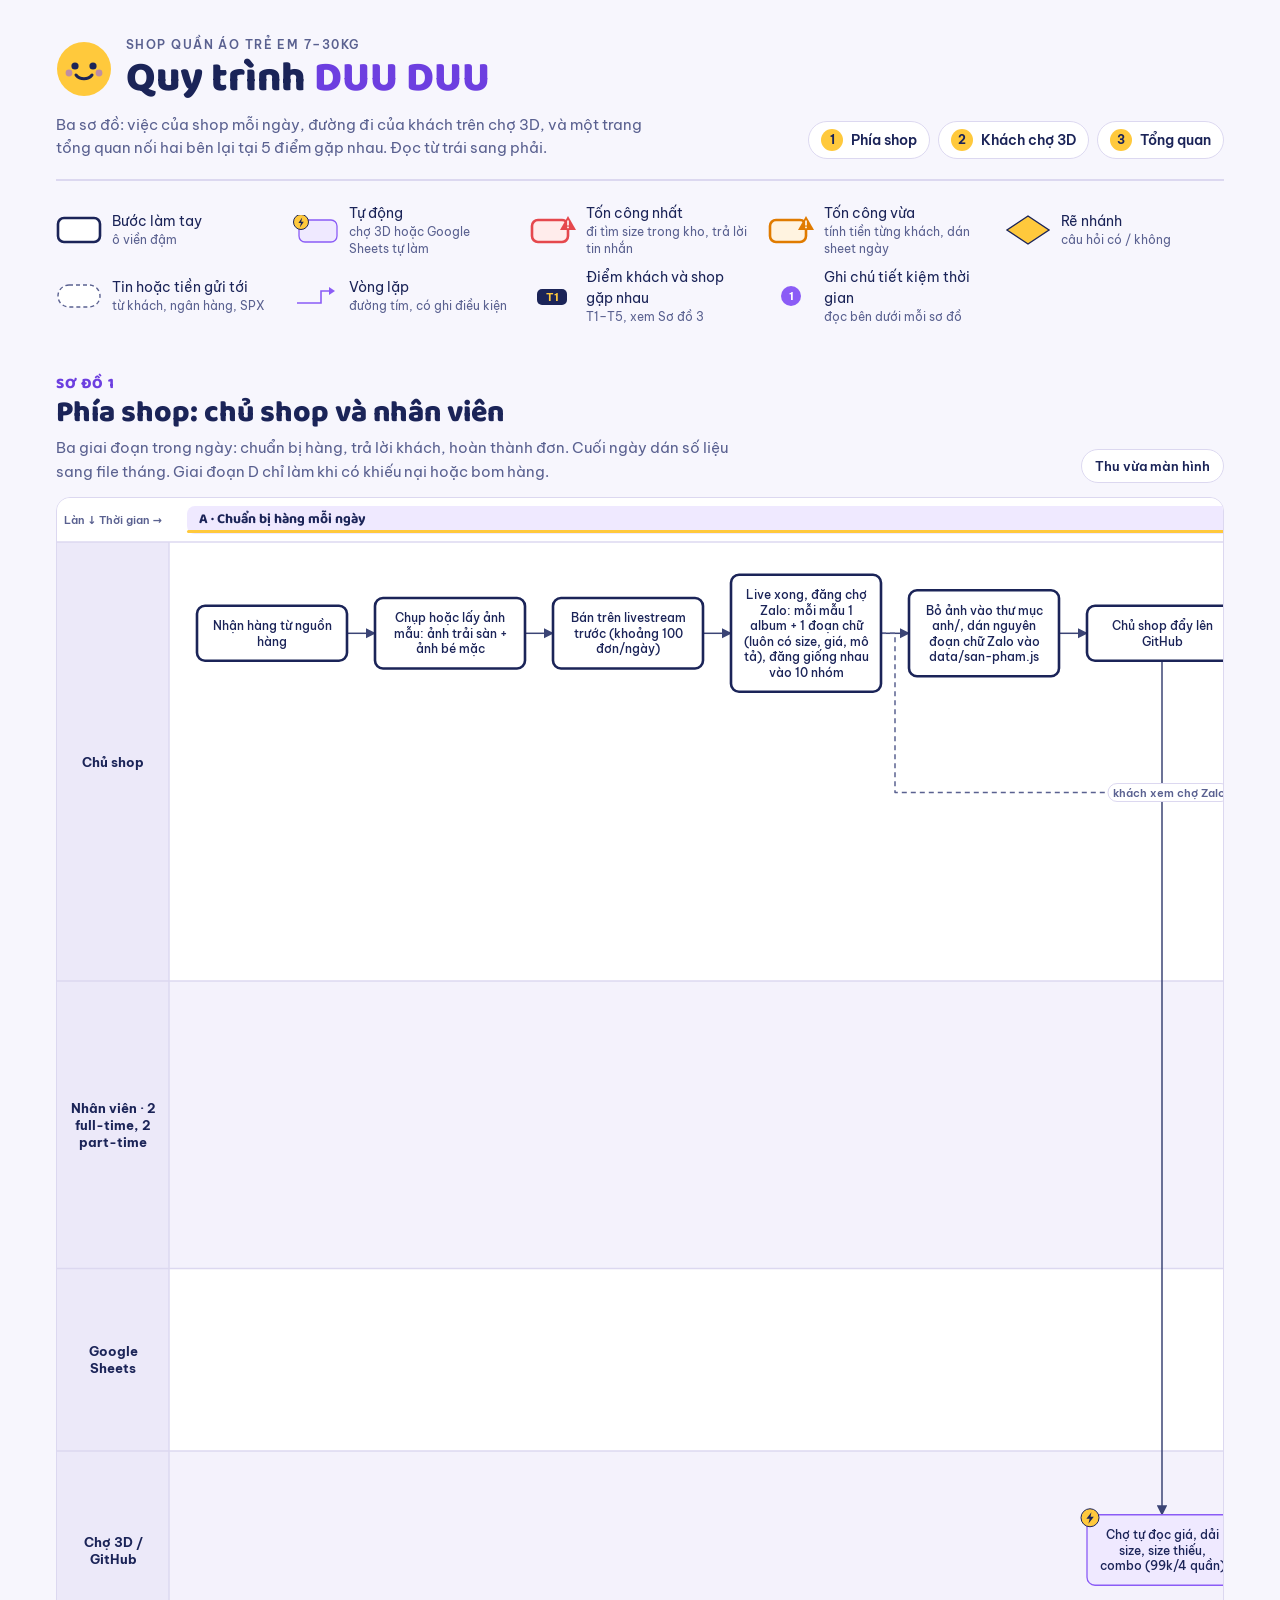
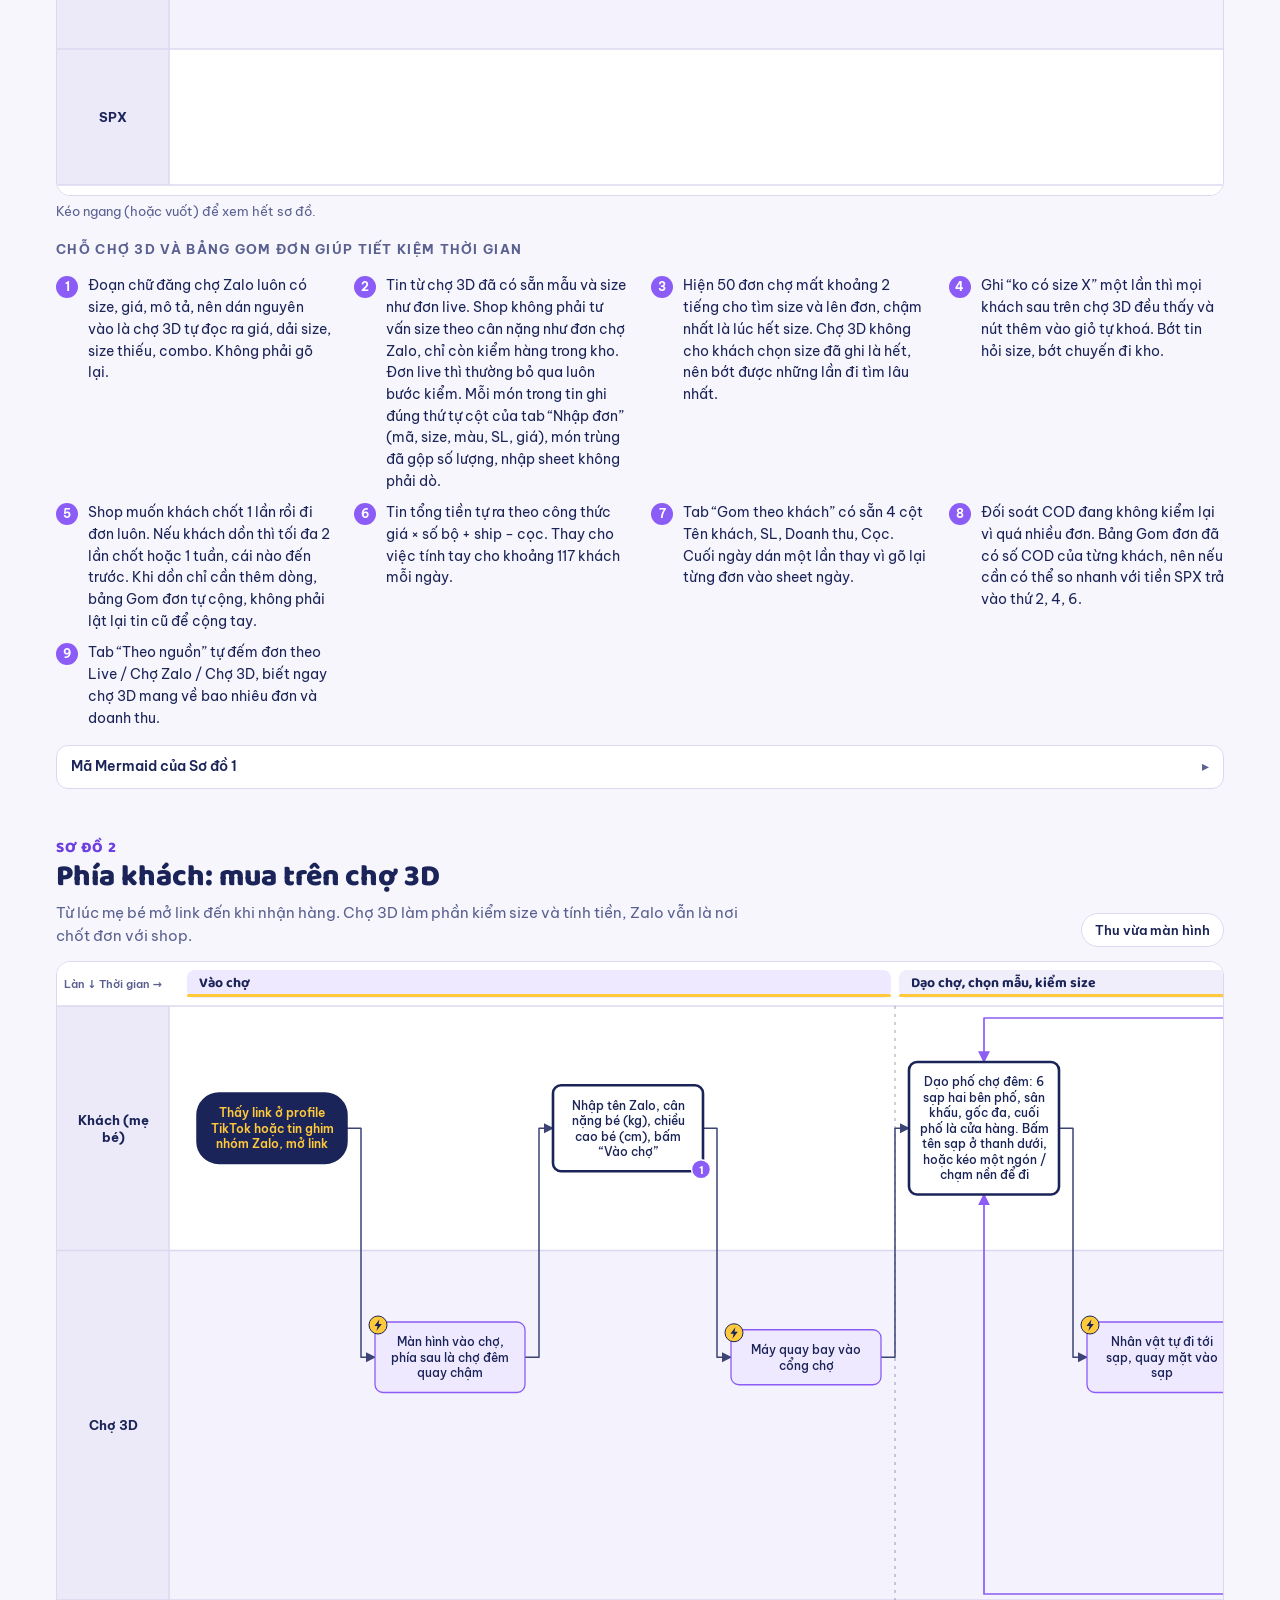
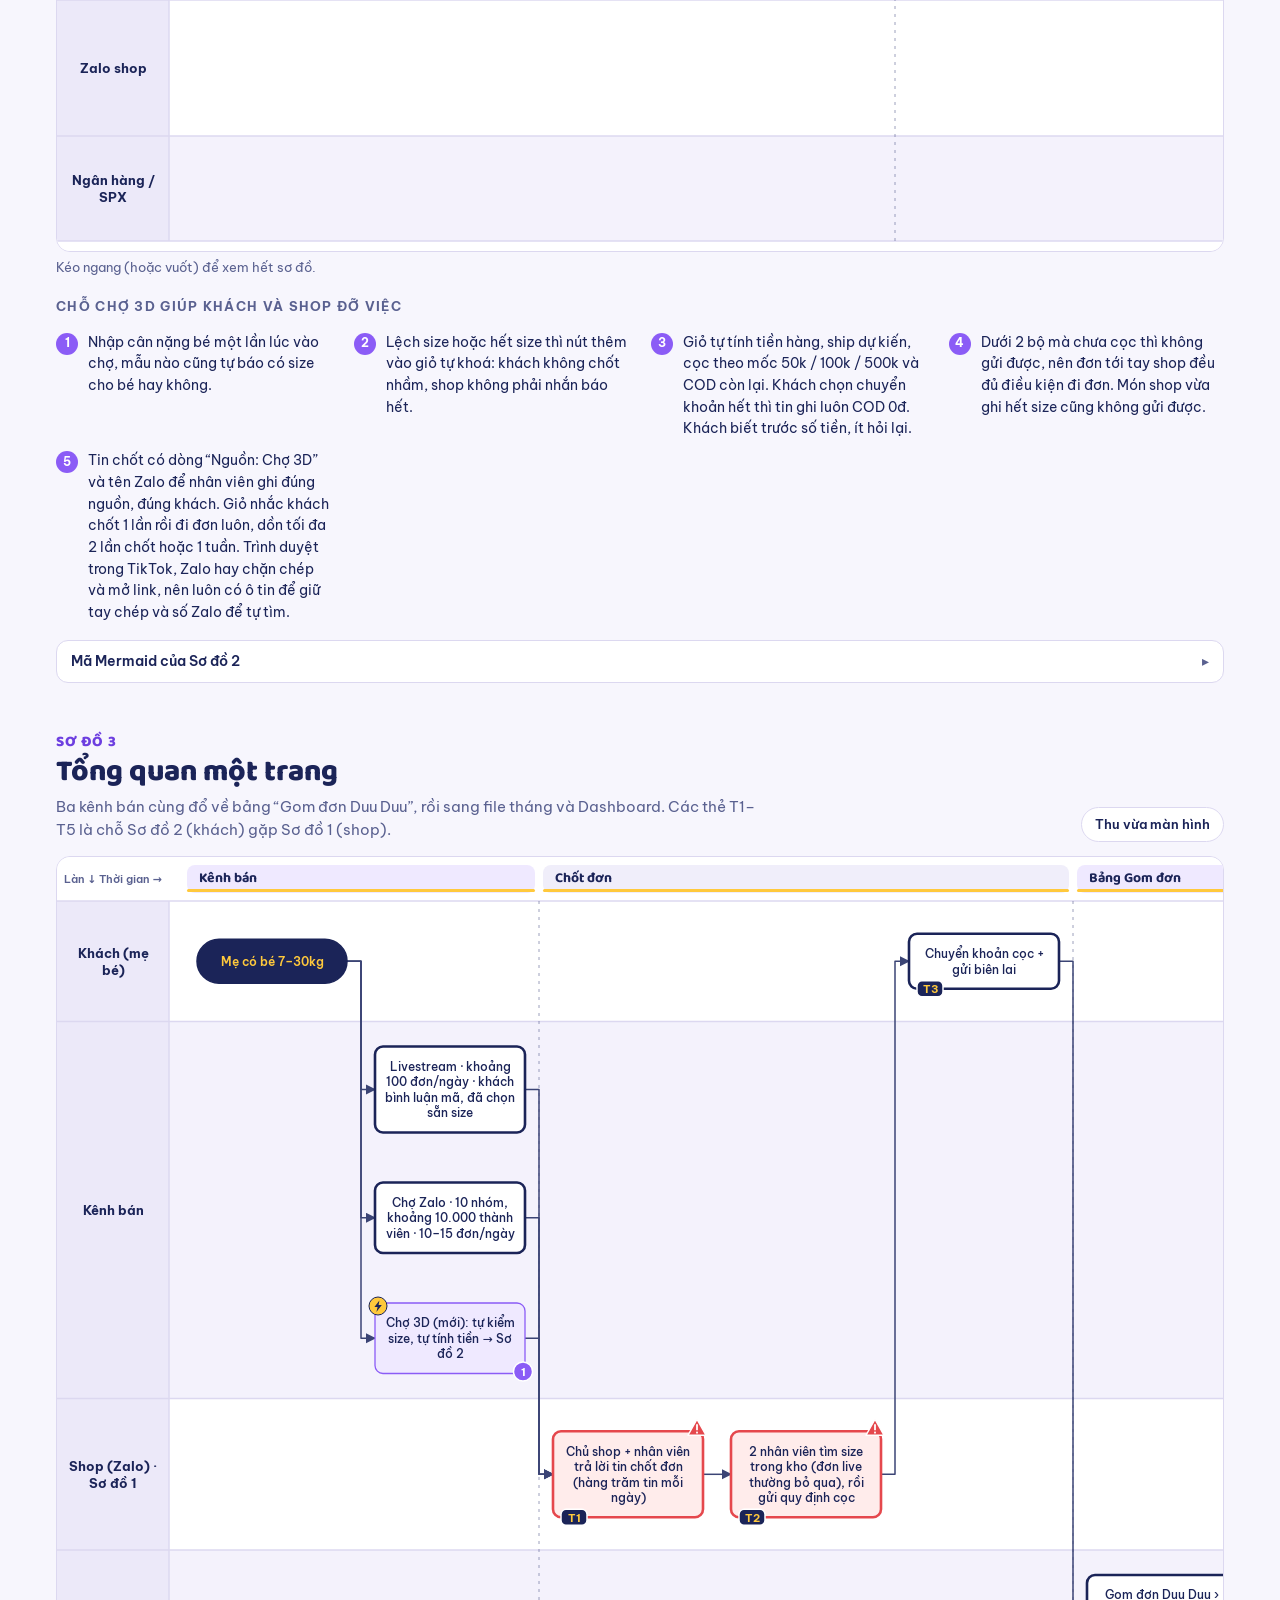
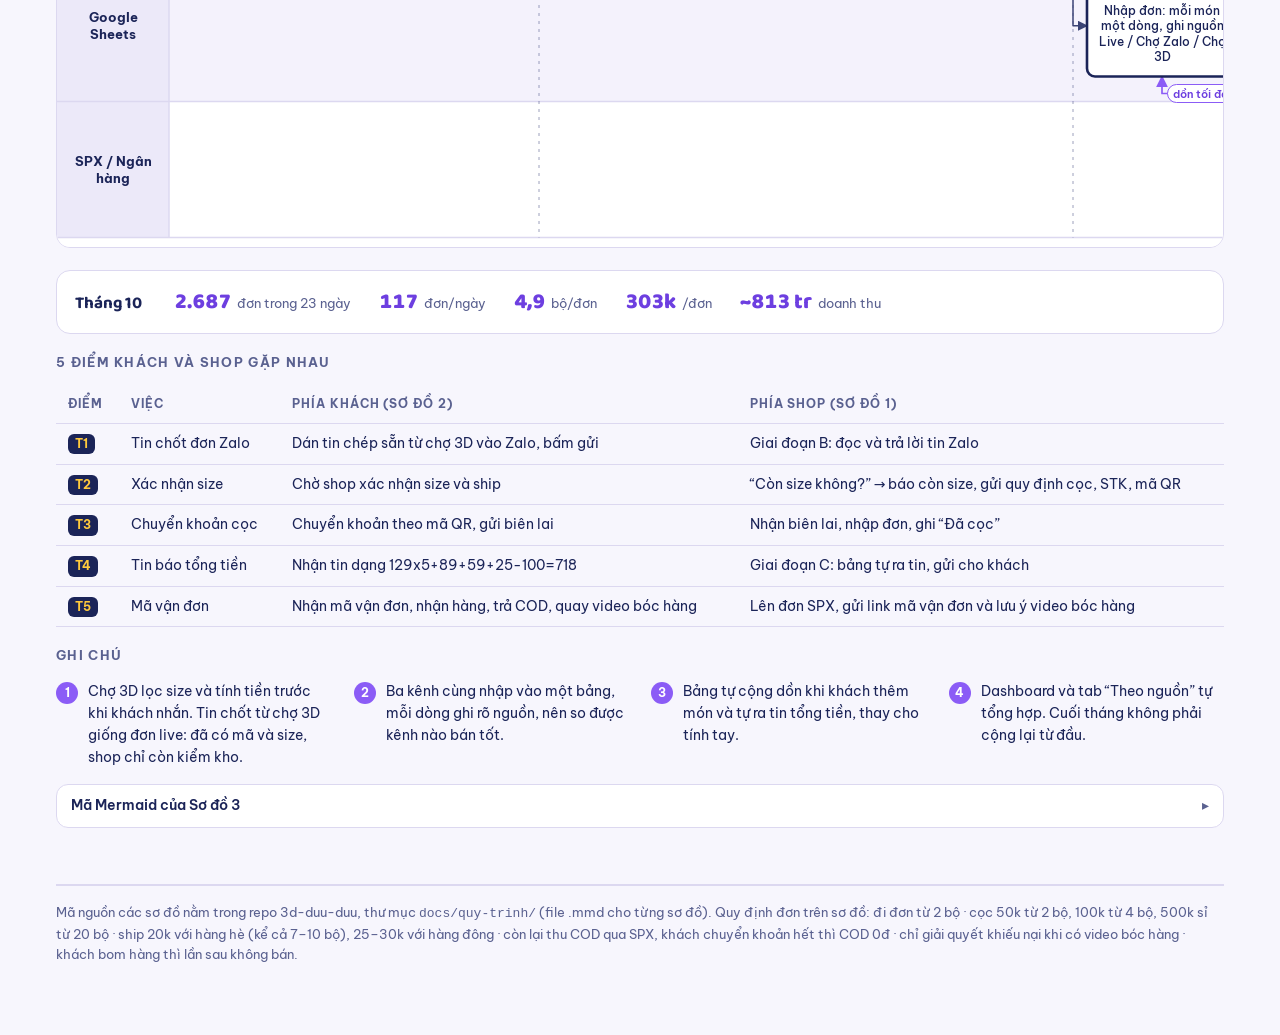
<file: docs/quy-trinh/index.html>
<!doctype html>
<html lang="vi">
<head>
<meta charset="utf-8">
<meta name="viewport" content="width=device-width, initial-scale=1, viewport-fit=cover">
</head>
<body>
<title>Quy trình DUU DUU</title>
<meta name="claude:viewport-fit-sides" content="cover">
<link rel="preconnect" href="https://fonts.googleapis.com">
<link rel="preconnect" href="https://fonts.gstatic.com" crossorigin>
<link rel="stylesheet" href="https://fonts.googleapis.com/css2?family=Baloo+2:wght@600;700;800&family=Be+Vietnam+Pro:wght@400;500;600;700&family=JetBrains+Mono:wght@400;500&display=swap&subset=vietnamese">
<style>
/* Bố cục: dải tiêu đề thương hiệu, chú thích ký hiệu, rồi 3 sơ đồ swimlane cuộn ngang, mỗi sơ đồ kèm ghi chú bên lề và mã Mermaid. */
:root{
  --bg:#F7F6FD; --surface:#FFFFFF; --surface-2:#F0EEFA; --lane-a:#FFFFFF; --lane-b:#F4F2FC; --lane-label:#ECE9F9;
  --ink:#1B2458; --muted:#5A6190; --line:#3B4475; --rule:#DCD8F0;
  --purple:#8B5CF6; --purple-ink:#6D3FE0; --yellow:#FFC93C; --on-yellow:#1B2458;
  --auto-fill:#EFE9FF; --warn:#E5484D; --warn-fill:#FFECEB; --warn2:#E07B00; --warn2-fill:#FFF3E0;
  --end-fill:#1B2458; --end-ink:#FFC93C; --code-bg:#1B2458; --code-ink:#E9EAFF;
  --f-display:"Baloo 2","Be Vietnam Pro",system-ui,sans-serif;
  --f-body:"Be Vietnam Pro",system-ui,-apple-system,"Segoe UI",Roboto,sans-serif;
  --f-mono:"JetBrains Mono",ui-monospace,Menlo,Consolas,monospace;
}
@media (prefers-color-scheme: dark){ :root:not([data-theme="light"]){
  --bg:#11142B; --surface:#1A1E3D; --surface-2:#20254A; --lane-a:#161A36; --lane-b:#1B2042; --lane-label:#232850;
  --ink:#EEF0FF; --muted:#A9AED8; --line:#B9BEE8; --rule:#2E3463;
  --purple:#A78BFA; --purple-ink:#C4B2FF; --yellow:#FFC93C; --on-yellow:#1B2458;
  --auto-fill:#2C2660; --warn:#FF6B6B; --warn-fill:#3B1F2E; --warn2:#FFB547; --warn2-fill:#3A2C14;
  --end-fill:#FFC93C; --end-ink:#1B2458; --code-bg:#0B0E22; --code-ink:#E9EAFF; color-scheme:dark }}
:root[data-theme="dark"]{
  --bg:#11142B; --surface:#1A1E3D; --surface-2:#20254A; --lane-a:#161A36; --lane-b:#1B2042; --lane-label:#232850;
  --ink:#EEF0FF; --muted:#A9AED8; --line:#B9BEE8; --rule:#2E3463;
  --purple:#A78BFA; --purple-ink:#C4B2FF; --yellow:#FFC93C; --on-yellow:#1B2458;
  --auto-fill:#2C2660; --warn:#FF6B6B; --warn-fill:#3B1F2E; --warn2:#FFB547; --warn2-fill:#3A2C14;
  --end-fill:#FFC93C; --end-ink:#1B2458; --code-bg:#0B0E22; --code-ink:#E9EAFF; color-scheme:dark }

*{box-sizing:border-box}
body{background:var(--bg);color:var(--ink);font-family:var(--f-body);font-size:15px;line-height:1.55}
.wrap{max-width:1200px;margin:0 auto;padding-left:max(16px,env(safe-area-inset-left,0px));padding-right:max(16px,env(safe-area-inset-right,0px));padding-block:28px 64px}
h1,h2,h3{font-family:var(--f-display);text-wrap:balance;margin:0;line-height:1.15}
a{color:var(--purple-ink)}

/* Đầu trang */
.mast{display:flex;flex-wrap:wrap;gap:20px 32px;align-items:flex-end;justify-content:space-between;padding-bottom:20px;border-bottom:2px solid var(--rule)}
.brand{display:flex;gap:14px;align-items:center}
.logo{width:56px;height:56px;flex:none}
.eyebrow{font-size:12px;letter-spacing:.12em;text-transform:uppercase;color:var(--muted);font-weight:600}
h1{font-size:clamp(28px,4.2vw,42px);font-weight:800}
h1 em{font-style:normal;color:var(--purple-ink)}
.lede{max-width:62ch;color:var(--muted);margin:10px 0 0}
.toc{display:flex;flex-wrap:wrap;gap:8px}
.toc a{display:inline-flex;gap:8px;align-items:center;text-decoration:none;color:var(--ink);background:var(--surface);border:1.5px solid var(--rule);padding:7px 12px;border-radius:999px;font-weight:600;font-size:14px}
.toc a:hover,.toc a:focus-visible{border-color:var(--purple);outline:none}
.toc b{display:inline-grid;place-items:center;width:22px;height:22px;border-radius:50%;background:var(--yellow);color:var(--on-yellow);font-size:12px}

/* Chú thích ký hiệu */
.legend{margin-top:22px;display:grid;grid-template-columns:repeat(auto-fit,minmax(210px,1fr));gap:10px 18px}
.lg{display:flex;gap:10px;align-items:center;font-size:13.5px;min-width:0}
.lg svg{flex:none}
.lg small{display:block;color:var(--muted);font-size:12px;line-height:1.35}

/* Thẻ số liệu tháng 10 */
.kpis{margin-top:22px;display:flex;flex-wrap:wrap;gap:8px 28px;align-items:baseline;padding:14px 18px;background:var(--surface);border:1.5px solid var(--rule);border-radius:14px}
.kpis .k-title{font-family:var(--f-display);font-weight:700;font-size:17px;margin-right:4px}
.kpi{display:flex;gap:6px;align-items:baseline;font-variant-numeric:tabular-nums}
.kpi strong{font-family:var(--f-display);font-size:22px;font-weight:800;color:var(--purple-ink)}
.kpi span{color:var(--muted);font-size:13px}

/* Mỗi sơ đồ */
section.sd{margin-top:48px;scroll-margin-top:16px}
.sd-head{display:flex;flex-wrap:wrap;gap:8px 18px;align-items:flex-end;justify-content:space-between}
.sd-head .num{font-family:var(--f-display);font-weight:800;color:var(--purple-ink);font-size:15px;letter-spacing:.04em}
h2{font-size:clamp(22px,3vw,30px);font-weight:800}
.sd-desc{color:var(--muted);max-width:70ch;margin:6px 0 0}
.tools{display:flex;gap:8px;flex-wrap:wrap}
button{font:inherit;font-size:13px;font-weight:600;color:var(--ink);background:var(--surface);border:1.5px solid var(--rule);border-radius:999px;padding:6px 13px;cursor:pointer}
button:hover{border-color:var(--purple)}
button:focus-visible{outline:2px solid var(--purple);outline-offset:2px}
button[aria-pressed="true"]{background:var(--ink);color:var(--bg);border-color:var(--ink)}
.canvas{margin-top:14px;overflow-x:auto;border:1.5px solid var(--rule);border-radius:14px;background:var(--surface);cursor:grab;-webkit-overflow-scrolling:touch}
.canvas.dragging{cursor:grabbing;user-select:none}
.canvas svg{display:block}
.canvas.fit svg{width:100%;height:auto}
.hint{font-size:12.5px;color:var(--muted);margin-top:6px}

/* Ghi chú bên lề */
.notes{margin-top:16px;display:grid;grid-template-columns:repeat(auto-fit,minmax(260px,1fr));gap:10px 22px;padding:0;list-style:none}
.notes li{display:flex;gap:10px;font-size:14px;min-width:0}
.notes .nb{flex:none;display:inline-grid;place-items:center;width:22px;height:22px;border-radius:50%;background:var(--purple);color:#fff;font-weight:700;font-size:12px;margin-top:1px}
.notes-title{margin-top:18px;font-size:13px;letter-spacing:.1em;text-transform:uppercase;color:var(--muted);font-weight:700}

/* Bảng điểm gặp nhau */
.touch{margin-top:14px;overflow-x:auto}
.touch table{border-collapse:collapse;width:100%;min-width:620px;font-size:14px}
.touch th,.touch td{text-align:left;padding:9px 12px;border-bottom:1px solid var(--rule);vertical-align:top}
.touch th{font-size:12px;letter-spacing:.08em;text-transform:uppercase;color:var(--muted)}
.tag{display:inline-block;font-weight:700;font-size:12px;background:var(--ink);color:var(--yellow);border-radius:6px;padding:1px 7px;font-variant-numeric:tabular-nums}

/* Mã Mermaid */
details.code{margin-top:16px;border:1.5px solid var(--rule);border-radius:12px;background:var(--surface)}
details.code summary{cursor:pointer;padding:10px 14px;font-weight:600;font-size:14px;display:flex;gap:10px;align-items:center;justify-content:space-between;list-style:none}
details.code summary::-webkit-details-marker{display:none}
details.code summary::after{content:"▸";color:var(--muted);transition:transform .15s}
details.code[open] summary::after{transform:rotate(90deg)}
.code-body{padding:0 14px 14px}
.code-bar{display:flex;flex-wrap:wrap;gap:8px 14px;align-items:center;justify-content:space-between;margin-bottom:8px;font-size:12.5px;color:var(--muted)}
pre{margin:0;max-height:420px;overflow:auto;background:var(--code-bg);color:var(--code-ink);border-radius:10px;padding:14px 16px;font-family:var(--f-mono);font-size:12.5px;line-height:1.55;tab-size:2}
footer{margin-top:56px;padding-top:16px;border-top:2px solid var(--rule);color:var(--muted);font-size:13px}

/* Chữ trong SVG */
.svg-lane{font:700 13px var(--f-body);fill:var(--ink)}
.svg-phase{font:700 14px var(--f-display);fill:var(--ink)}
.svg-node{font:500 12px var(--f-body);fill:var(--ink)}
.svg-node.on-dec{font-weight:700;fill:var(--on-yellow)}
.svg-node.on-end{font-weight:600;fill:var(--end-ink)}
.svg-elabel{font:600 11px var(--f-body);fill:var(--muted)}
.svg-elabel.loop{fill:var(--purple-ink)}
.svg-tag{font:700 10.5px var(--f-body);fill:var(--yellow)}
.svg-nb{font:700 11px var(--f-body);fill:#fff}
@media (prefers-reduced-motion: reduce){*{transition:none!important;scroll-behavior:auto!important}}
@media (max-width:520px){.kpi strong{font-size:19px}}
</style>

<div class="wrap">
  <header class="mast">
    <div>
      <div class="brand">
        <svg class="logo" viewBox="0 0 56 56" aria-hidden="true">
          <circle cx="28" cy="28" r="27" fill="var(--yellow)"/>
          <circle cx="19" cy="25" r="3.6" fill="#1B2458"/><circle cx="37" cy="25" r="3.6" fill="#1B2458"/>
          <path d="M20 34c4 5 12 5 16 0" fill="none" stroke="#1B2458" stroke-width="3" stroke-linecap="round"/>
          <circle cx="13" cy="32" r="3.4" fill="#8B5CF6" opacity=".55"/><circle cx="43" cy="32" r="3.4" fill="#8B5CF6" opacity=".55"/>
        </svg>
        <div>
          <div class="eyebrow">Shop quần áo trẻ em 7–30kg</div>
          <h1>Quy trình <em>DUU DUU</em></h1>
        </div>
      </div>
      <p class="lede">Ba sơ đồ: việc của shop mỗi ngày, đường đi của khách trên chợ 3D, và một trang tổng quan nối hai bên lại tại 5 điểm gặp nhau. Đọc từ trái sang phải.</p>
    </div>
    <nav class="toc" aria-label="Các sơ đồ">
      <a href="#so-do-1"><b>1</b>Phía shop</a>
      <a href="#so-do-2"><b>2</b>Khách chợ 3D</a>
      <a href="#so-do-3"><b>3</b>Tổng quan</a>
    </nav>
  </header>

  <div class="legend" aria-label="Chú thích ký hiệu">
    <div class="lg"><svg width="46" height="30" viewBox="0 0 46 30"><rect x="2" y="3" width="42" height="24" rx="6" fill="var(--surface)" stroke="var(--ink)" stroke-width="2.6"/></svg><div>Bước làm tay<small>ô viền đậm</small></div></div>
    <div class="lg"><svg width="46" height="30" viewBox="0 0 46 30"><rect x="6" y="5" width="38" height="22" rx="6" fill="var(--auto-fill)" stroke="var(--purple)" stroke-width="1.3"/><circle cx="8" cy="7" r="7.5" fill="var(--yellow)" stroke="var(--ink)" stroke-width="1"/><path d="M9.2 2.6 5.4 8h2.6l-1.2 4.4L10.8 6.8H8.2z" fill="#1B2458"/></svg><div>Tự động<small>chợ 3D hoặc Google Sheets tự làm</small></div></div>
    <div class="lg"><svg width="46" height="30" viewBox="0 0 46 30"><rect x="2" y="5" width="36" height="22" rx="6" fill="var(--warn-fill)" stroke="var(--warn)" stroke-width="2.6"/><path d="M38 1 46 15H30z" fill="var(--warn)"/><rect x="37.2" y="5.5" width="1.6" height="5" fill="#fff"/><rect x="37.2" y="11.6" width="1.6" height="1.6" fill="#fff"/></svg><div>Tốn công nhất<small>đi tìm size trong kho, trả lời tin nhắn</small></div></div>
    <div class="lg"><svg width="46" height="30" viewBox="0 0 46 30"><rect x="2" y="5" width="36" height="22" rx="6" fill="var(--warn2-fill)" stroke="var(--warn2)" stroke-width="2.6"/><path d="M38 1 46 15H30z" fill="var(--warn2)"/><rect x="37.2" y="5.5" width="1.6" height="5" fill="#fff"/><rect x="37.2" y="11.6" width="1.6" height="1.6" fill="#fff"/></svg><div>Tốn công vừa<small>tính tiền từng khách, dán sheet ngày</small></div></div>
    <div class="lg"><svg width="46" height="30" viewBox="0 0 46 30"><path d="M23 1 44 15 23 29 2 15z" fill="var(--yellow)" stroke="var(--ink)" stroke-width="1.4"/></svg><div>Rẽ nhánh<small>câu hỏi có / không</small></div></div>
    <div class="lg"><svg width="46" height="30" viewBox="0 0 46 30"><rect x="2" y="4" width="42" height="22" rx="11" fill="var(--surface)" stroke="var(--muted)" stroke-width="1.4" stroke-dasharray="4 3"/></svg><div>Tin hoặc tiền gửi tới<small>từ khách, ngân hàng, SPX</small></div></div>
    <div class="lg"><svg width="46" height="30" viewBox="0 0 46 30"><path d="M4 22h24v-12h8" fill="none" stroke="var(--purple)" stroke-width="1.6"/><path d="M36 6l6 4-6 4z" fill="var(--purple)"/></svg><div>Vòng lặp<small>đường tím, có ghi điều kiện</small></div></div>
    <div class="lg"><svg width="46" height="30" viewBox="0 0 46 30"><rect x="7" y="8" width="30" height="16" rx="5" fill="var(--ink)"/><text x="22" y="20" text-anchor="middle" class="svg-tag">T1</text></svg><div>Điểm khách và shop gặp nhau<small>T1–T5, xem Sơ đồ 3</small></div></div>
    <div class="lg"><svg width="46" height="30" viewBox="0 0 46 30"><circle cx="23" cy="15" r="10" fill="var(--purple)"/><text x="23" y="19" text-anchor="middle" class="svg-nb">1</text></svg><div>Ghi chú tiết kiệm thời gian<small>đọc bên dưới mỗi sơ đồ</small></div></div>
  </div>

  <!-- SƠ ĐỒ 1 -->
  <section class="sd" id="so-do-1">
    <div class="sd-head">
      <div>
        <div class="num">SƠ ĐỒ 1</div>
        <h2>Phía shop: chủ shop và nhân viên</h2>
        <p class="sd-desc">Ba giai đoạn trong ngày: chuẩn bị hàng, trả lời khách, hoàn thành đơn. Cuối ngày dán số liệu sang file tháng. Giai đoạn D chỉ làm khi có khiếu nại hoặc bom hàng.</p>
      </div>
      <div class="tools"><button type="button" class="fit-btn" data-target="cv1" aria-pressed="false">Thu vừa màn hình</button></div>
    </div>
    <div class="canvas" id="cv1" role="img" aria-label="Sơ đồ swimlane quy trình phía shop DUU DUU"></div>
    <p class="hint">Kéo ngang (hoặc vuốt) để xem hết sơ đồ.</p>
    <div class="notes-title">Chỗ chợ 3D và bảng gom đơn giúp tiết kiệm thời gian</div>
    <ol class="notes" id="nt1"></ol>
    <details class="code">
      <summary>Mã Mermaid của Sơ đồ 1</summary>
      <div class="code-body">
        <div class="code-bar"><span>Dán vào mermaid.live hoặc file .md trên GitHub để sửa. Mermaid tự xếp các làn nên bố cục sẽ khác bản vẽ ở trên.</span><button type="button" class="copy-btn" data-src="m1">Chép mã</button></div>
        <pre id="m1">flowchart LR
  %% SƠ ĐỒ 1 — PHÍA SHOP DUU DUU (chủ shop và nhân viên)
  %% Mỗi subgraph là một làn. Đọc từ trái sang phải: A chuẩn bị hàng → B trả lời khách → C hoàn thành đơn
%% → D khiếu nại, bom hàng (chỉ khi có).
  %% Ký hiệu: viền đậm = làm tay · ⚡ = chợ 3D hoặc Google Sheets tự làm
%%          ⚠️ viền đỏ = tốn công nhất (tìm size, trả lời tin) · ⚠️ viền cam = tốn công vừa
  %%          hình bình hành = tin/tiền từ khách hoặc sàn gửi tới · 🔗 T1–T5 = điểm gặp khách (xem Sơ đồ 3)

  classDef tay fill:#FFFFFF,stroke:#1B2458,stroke-width:3px,color:#1B2458
  classDef tudong fill:#EFE9FF,stroke:#8B5CF6,stroke-width:1.5px,color:#1B2458
  classDef nghen fill:#FFECEB,stroke:#E5484D,stroke-width:3px,color:#1B2458
  classDef nghen2 fill:#FFF3E0,stroke:#E07B00,stroke-width:3px,color:#1B2458
  classDef tudongnghen2 fill:#EFE9FF,stroke:#E07B00,stroke-width:3px,color:#1B2458
  classDef quyetdinh fill:#FFC93C,stroke:#1B2458,stroke-width:1.5px,color:#1B2458
  classDef ngoai fill:#FFFFFF,stroke:#5A6190,stroke-width:1.5px,stroke-dasharray:5 4,color:#1B2458
  classDef ketthuc fill:#1B2458,stroke:#1B2458,color:#FFC93C

  subgraph L1["Chủ shop"]
    direction LR
    A1["Nhận hàng từ nguồn hàng"]
    A2["Chụp hoặc lấy ảnh mẫu&lt;br/&gt;(ảnh trải sàn + ảnh bé mặc)"]
    A3["Bán trên livestream trước&lt;br/&gt;~100 đơn/ngày"]
    A4["Live xong, đăng chợ Zalo:&lt;br/&gt;mỗi mẫu 1 album + 1 đoạn chữ&lt;br/&gt;(luôn có size, giá, mô tả),&lt;br/&gt;đăng giống nhau vào 10 nhóm"]
    A5["Bỏ ảnh vào thư mục anh/,&lt;br/&gt;dán nguyên đoạn chữ Zalo&lt;br/&gt;vào data/san-pham.js"]
    A6["Chủ shop đẩy lên GitHub"]
    B0[/"Tin từ live: khách đã bình luận mã,&lt;br/&gt;nhắn shop để cọc và chốt&lt;br/&gt;(đã chọn sẵn mẫu + size)"/]
    B1[/"Tin từ chợ Zalo: ảnh mẫu + cân nặng,&lt;br/&gt;chiều cao bé, shop phải tư vấn size"/]
    B3["⚠️ 🔗 T1 Đọc và trả lời tin Zalo:&lt;br/&gt;chủ shop + nhân viên cùng trả lời&lt;br/&gt;(hàng trăm tin mỗi ngày)"]
    Bq{"Cần kiểm&lt;br/&gt;size?"}
    B5{"Còn size&lt;br/&gt;không?"}
    B6["Báo khách hết,&lt;br/&gt;gợi ý size hoặc mẫu khác"]
    B8{"Đủ 2 bộ&lt;br/&gt;chưa?"}
    B9["Nhắc khách chọn thêm"]
    B10["🔗 T2 Xác nhận đơn, gửi quy định cọc&lt;br/&gt;kèm số tài khoản + mã QR&lt;br/&gt;(50k từ 2 bộ · 100k từ 4 bộ · 500k sỉ từ 20 bộ)&lt;br/&gt;Chưa cọc thì không giữ hàng"]
    B11[/"🔗 T3 Khách chuyển khoản cọc,&lt;br/&gt;gửi biên lai"/]
    C1{"Khách thêm món?&lt;br/&gt;(còn hạn dồn)"}
    C5["🔗 T4 Gửi tin tổng tiền cho khách&lt;br/&gt;(khách chuyển khoản hết thì COD 0đ)"]
    C8["🔗 T5 Gửi khách link mã vận đơn&lt;br/&gt;+ lưu ý quay video bóc hàng&lt;br/&gt;+ “đã có mã vận đơn thì&lt;br/&gt;không chuyển khoản nữa”"]
    C12["Ghi tiền khách chuyển khoản&lt;br/&gt;vào file theo dõi.&lt;br/&gt;Đối soát COD tự động, không kiểm lại"]
    C14(["Xem tab “Theo nguồn”:&lt;br/&gt;chợ 3D mang về bao nhiêu đơn"])
    K1[/"Khách báo khiếu nại"/]
    K2{"Có video&lt;br/&gt;bóc hàng?"}
    K3["Không giải quyết"]
    K4{"Thiếu hàng&lt;br/&gt;hay hàng lỗi?"}
    K5{"Còn hàng&lt;br/&gt;để bù?"}
    K6["Gửi bù, freeship"]
    K7["Hoàn tiền"]
    K9["Bù tiền theo tỷ lệ lỗi"]
    K10["Ghi nhớ khách bom hàng:&lt;br/&gt;lần sau không bán nữa"]
  end

  subgraph L2["Nhân viên · 2 full-time, 2 part-time"]
    direction LR
    B4["⚠️ 2 nhân viên đi tìm size trong kho.&lt;br/&gt;Còn size thì nhanh, hết size thì lâu&lt;br/&gt;(50 đơn chợ: tìm size + lên đơn ~2 tiếng)"]
    B12["Nhập từng món vào tab “Nhập đơn”:&lt;br/&gt;ngày, nguồn (Live / Chợ Zalo / Chợ 3D),&lt;br/&gt;tên khách, mã mẫu, size, màu, SL, giá"]
    B14["Ghi “Đã cọc” + trạng thái&lt;br/&gt;ở tab “Gom theo khách”"]
    C2["Thêm dòng vào “Nhập đơn”&lt;br/&gt;(tin chợ 3D ghi “DỒN ĐƠN”,&lt;br/&gt;cọc thêm theo tổng số bộ cả đơn)"]
    C6["Đóng gói"]
    C6b["Đã cọc mà hết hàng:&lt;br/&gt;khách chọn hoàn cọc hoặc đổi mẫu"]
    C9["Cập nhật “Đã đi đơn”&lt;br/&gt;+ mã vận đơn"]
    C10["⚠️ Cuối ngày: dán 4 cột&lt;br/&gt;(Tên khách, SL, Doanh thu, Cọc)&lt;br/&gt;vào sheet ngày của file tháng"]
  end

  subgraph L3["Google Sheets"]
    direction LR
    B13["⚡ Bảng tự gom các món theo khách"]
    C3["⚡ Bảng tự cộng dồn&lt;br/&gt;vào đơn của khách"]
    C4["⚡ ⚠️ Bảng tự ra tin báo khách&lt;br/&gt;129x5+89+59+25-100=718&lt;br/&gt;(giá × số bộ + ship − cọc = COD)&lt;br/&gt;thay cho tính tay"]
    C13["⚡ Dashboard tự tổng hợp"]
  end

  subgraph L4["Chợ 3D / GitHub"]
    direction LR
    A7["⚡ Chợ tự đọc giá, dải size,&lt;br/&gt;size thiếu, combo (99k/4 quần)"]
    A8["⚡ Trang chợ tự cập nhật&lt;br/&gt;sau 1–2 phút"]
    B2[/"⚡ Tin chốt soạn sẵn từ chợ 3D:&lt;br/&gt;“Nguồn: Chợ 3D”, tên Zalo,&lt;br/&gt;mỗi món: mã · size · màu · SL · giá,&lt;br/&gt;tiền hàng, ship, cọc, COD + dòng “Tính”&lt;br/&gt;(giống đơn live: đã có mẫu + size)"/]
    B7["Chủ shop ghi “ko có size X” hoặc het: true&lt;br/&gt;vào file dữ liệu, đẩy GitHub.&lt;br/&gt;Giỏ nào đã có món đó cũng báo và khoá gửi"]
  end

  subgraph L5["SPX"]
    direction LR
    C7["Lên đơn SPX, lấy mã vận đơn.&lt;br/&gt;Khách đã chuyển khoản hết&lt;br/&gt;thì ghi COD 0đ"]
    C11[/"SPX trả tiền COD&lt;br/&gt;vào thứ 2, 4, 6"/]
    K8[/"Khách không nhận hàng (bom hàng),&lt;br/&gt;SPX hoàn về"/]
  end

  %% Giai đoạn A — chuẩn bị hàng mỗi ngày
  A1 --&gt; A2 --&gt; A3 --&gt; A4 --&gt; A5 --&gt; A6 --&gt; A7 --&gt; A8

  %% Giai đoạn B — trả lời khách
  A4 -. khách xem chợ Zalo .-&gt; B1
  A8 -. khách đặt trên chợ 3D .-&gt; B2
  B0 --&gt; B3
  B1 --&gt; B3
  B2 --&gt; B3
  B3 --&gt; Bq
  Bq --&gt;|"Có: chợ Zalo, chợ 3D,&lt;br/&gt;live khi khách yêu cầu"| B4
  Bq --&gt;|"Không: đơn live&lt;br/&gt;(thường không cần kiểm)"| B8
  B4 --&gt; B5
  B5 --&gt;|Hết| B6 --&gt; B7
  B6 --&gt;|khách chọn lại| B3
  B5 --&gt;|Còn| B8
  B8 --&gt;|Chưa| B9
  B9 --&gt;|khách chọn thêm| B3
  B8 --&gt;|Đủ| B10 --&gt; B11 --&gt; B12 --&gt; B13 --&gt; B14

  %% Giai đoạn C — hoàn thành đơn (vòng lặp dồn đơn)
  B14 --&gt; C1
  C1 --&gt;|Có| C2 --&gt; C3
  %% Dồn đơn: tối đa 2 lần chốt hoặc 1 tuần, cái nào đến trước. Shop muốn chốt 1 lần đi đơn luôn.
  C3 --&gt;|dồn tối đa 2 lần chốt / 1 tuần| C1
  C1 --&gt;|"Khách bảo đi đơn,&lt;br/&gt;hoặc hết hạn dồn"| C4 --&gt; C5 --&gt; C6 --&gt; C7 --&gt; C8 --&gt; C9 --&gt; C10
  C10 --&gt; C12
  C11 --&gt; C12
  C6 -. hết hàng .-&gt; C6b
  C12 --&gt; C13 --&gt; C14

  %% Giai đoạn D — khiếu nại, bom hàng (chỉ khi có)
  K1 --&gt; K2
  K2 --&gt;|Không| K3
  K2 --&gt;|Có| K4
  K4 --&gt;|Lỗi| K9
  K4 --&gt;|Thiếu| K5
  K5 --&gt;|Còn| K6
  K5 --&gt;|Hết| K7
  K8 --&gt; K10

  class A1,A2,A3,A4,A5,A6,B6,B7,B9,B10,B12,B14,C2,C5,C6,C6b,C7,C8,C9,C12,K3,K6,K7,K9,K10 tay
  class A7,A8,B2,B13,C3,C13 tudong
  class B3,B4 nghen
  class C10 nghen2
  class C4 tudongnghen2
  class Bq,B5,B8,C1,K2,K4,K5 quyetdinh
  class B0,B1,B11,C11,K1,K8 ngoai
  class C14 ketthuc</pre>
      </div>
    </details>
  </section>

  <!-- SƠ ĐỒ 2 -->
  <section class="sd" id="so-do-2">
    <div class="sd-head">
      <div>
        <div class="num">SƠ ĐỒ 2</div>
        <h2>Phía khách: mua trên chợ 3D</h2>
        <p class="sd-desc">Từ lúc mẹ bé mở link đến khi nhận hàng. Chợ 3D làm phần kiểm size và tính tiền, Zalo vẫn là nơi chốt đơn với shop.</p>
      </div>
      <div class="tools"><button type="button" class="fit-btn" data-target="cv2" aria-pressed="false">Thu vừa màn hình</button></div>
    </div>
    <div class="canvas" id="cv2" role="img" aria-label="Sơ đồ swimlane hành trình khách mua trên chợ 3D"></div>
    <p class="hint">Kéo ngang (hoặc vuốt) để xem hết sơ đồ.</p>
    <div class="notes-title">Chỗ chợ 3D giúp khách và shop đỡ việc</div>
    <ol class="notes" id="nt2"></ol>
    <details class="code">
      <summary>Mã Mermaid của Sơ đồ 2</summary>
      <div class="code-body">
        <div class="code-bar"><span>Dán vào mermaid.live hoặc file .md trên GitHub để sửa.</span><button type="button" class="copy-btn" data-src="m2">Chép mã</button></div>
        <pre id="m2">flowchart LR
  %% SƠ ĐỒ 2 — KHÁCH MUA TRÊN CHỢ 3D (từ lúc vào chợ đến khi nhận hàng)
  %% Mỗi subgraph là một làn. Đọc từ trái sang phải.
  %% Ký hiệu: viền đậm = khách làm tay · ⚡ = chợ 3D tự làm · 🔒 = nút bị khoá
  %%          hình bình hành = tin/tiền từ bên ngoài · 🔗 T1–T5 = điểm gặp shop (xem Sơ đồ 3)

  classDef tay fill:#FFFFFF,stroke:#1B2458,stroke-width:3px,color:#1B2458
  classDef tudong fill:#EFE9FF,stroke:#8B5CF6,stroke-width:1.5px,color:#1B2458
  classDef quyetdinh fill:#FFC93C,stroke:#1B2458,stroke-width:1.5px,color:#1B2458
  classDef ngoai fill:#FFFFFF,stroke:#5A6190,stroke-width:1.5px,stroke-dasharray:5 4,color:#1B2458
  classDef ketthuc fill:#1B2458,stroke:#1B2458,color:#FFC93C

  subgraph K["Khách (mẹ bé)"]
    direction LR
    D1(["Thấy link ở profile TikTok&lt;br/&gt;hoặc tin ghim nhóm Zalo, mở link"])
    D3["Nhập tên Zalo, cân nặng bé (kg),&lt;br/&gt;chiều cao bé (cm), bấm “Vào chợ”"]
    D5["Dạo phố chợ đêm: 6 sạp hai bên phố,&lt;br/&gt;sân khấu, gốc đa, cuối phố là cửa hàng.&lt;br/&gt;Bấm tên sạp ở thanh dưới,&lt;br/&gt;hoặc kéo một ngón / chạm nền để đi"]
    D8["Bấm vào một mẫu"]
    D10["Chọn màu&lt;br/&gt;(chợ lật tới ảnh màu đó)"]
    D11["Chọn cân nặng bằng nút − / +"]
    D14["Tuỳ chọn: “Lấy rộng hơn (trừ hao)”,&lt;br/&gt;“Cho bé mặc thử”"]
    D16["Thêm vào giỏ"]
    D17{"Chọn thêm&lt;br/&gt;mẫu?"}
    D18["Mở giỏ: xem món, sửa số lượng,&lt;br/&gt;tên Zalo, chiều cao bé.&lt;br/&gt;Tuỳ chọn: chuyển khoản hết (COD 0đ),&lt;br/&gt;dồn đơn (đã cọc bao nhiêu, đơn trước mấy bộ).&lt;br/&gt;Đọc lưu ý: chưa cọc chưa giữ hàng,&lt;br/&gt;chốt 1 lần, quay video bóc hàng"]
    D22["Bấm “Chép tin và mở Zalo shop”&lt;br/&gt;(chưa ghi tên Zalo thì chợ nhắc ghi)"]
    D24["🔗 T1 Dán tin vào khung chat Zalo,&lt;br/&gt;bấm gửi"]
    D26["🔗 T3 Chuyển khoản cọc theo mã QR&lt;br/&gt;(chưa cọc thì shop không giữ hàng)"]
    D28["Gửi biên lai qua Zalo"]
    D30["🔗 T4 🔗 T5 Nhận tin tổng tiền&lt;br/&gt;và mã vận đơn&lt;br/&gt;(chuyển khoản hết thì COD 0đ)"]
    D32(["Nhận hàng, trả COD,&lt;br/&gt;quay video bóc hàng&lt;br/&gt;(cần khi khiếu nại)"])
  end

  subgraph C["Chợ 3D"]
    direction LR
    D2["⚡ Màn hình vào chợ,&lt;br/&gt;phía sau là chợ đêm quay chậm"]
    D4["⚡ Máy quay bay vào cổng chợ"]
    D6["⚡ Nhân vật tự đi tới sạp,&lt;br/&gt;quay mặt vào sạp"]
    D7["⚡ Đến gần sạp:&lt;br/&gt;hiện dải thẻ mẫu của sạp"]
    D9["⚡ Bảng chi tiết: ảnh thật vuốt ngang,&lt;br/&gt;mã, giá, đoạn chữ của shop"]
    D12{"Size&lt;br/&gt;cho bé?"}
    D13["⚡ 🔒 “Mẫu này chỉ có size X–Y”&lt;br/&gt;hoặc “Hết size”:&lt;br/&gt;khoá nút thêm vào giỏ"]
    D15["⚡ Mặc thử: đóng bảng, nhân vật&lt;br/&gt;mặc màu của mẫu&lt;br/&gt;(ưng thì chạm lại mẫu để thêm)"]
    D19["⚡ Gộp món giống nhau thành số lượng.&lt;br/&gt;Tự tính tiền hàng, ship dự kiến,&lt;br/&gt;cọc theo mốc, COD còn lại&lt;br/&gt;(dồn đơn: cọc thêm theo tổng số bộ,&lt;br/&gt;ship và COD cả đơn để shop cộng)"]
    D20{"Dưới 2 bộ và chưa cọc,&lt;br/&gt;hoặc có món vừa hết size?"}
    D21["⚡ 🔒 Khoá nút gửi,&lt;br/&gt;nhắc chọn thêm hoặc bỏ món hết size"]
    D23["⚡ Chép tin chốt đơn (có “Nguồn: Chợ 3D”),&lt;br/&gt;mở Zalo của shop.&lt;br/&gt;Chép không được: mở ô tin để giữ tay chép.&lt;br/&gt;Zalo không tự mở: nút “Mở Zalo shop” + số Zalo.&lt;br/&gt;Giỏ vẫn lưu trên máy khách"]
  end

  subgraph Z["Zalo shop"]
    direction LR
    D25["🔗 T2 Shop kiểm size trong kho,&lt;br/&gt;xác nhận size và ship"]
    D29["Shop nhập đơn, gửi tin tổng tiền&lt;br/&gt;và mã vận đơn (Sơ đồ 1, giai đoạn C)"]
  end

  subgraph B["Ngân hàng / SPX"]
    direction LR
    D27[/"Ngân hàng nhận tiền cọc"/]
    D31[/"SPX giao hàng, thu COD"/]
  end

  D1 --&gt; D2 --&gt; D3 --&gt; D4 --&gt; D5 --&gt; D6 --&gt; D7 --&gt; D8 --&gt; D9 --&gt; D10 --&gt; D11 --&gt; D12
  D12 --&gt;|Chỉ có size X–Y / Hết size| D13
  D13 --&gt;|chọn mẫu khác| D8
  D12 --&gt;|Có size cho bé| D14
  D14 -. nếu chọn mặc thử .-&gt; D15
  D14 --&gt; D16 --&gt; D17
  D17 --&gt;|Có: dạo tiếp| D5
  D17 --&gt;|Đủ rồi| D18 --&gt; D19 --&gt; D20
  D20 --&gt;|Đúng| D21
  D21 --&gt;|chọn thêm| D5
  D20 --&gt;|Không| D22 --&gt; D23 --&gt; D24 --&gt; D25 --&gt; D26 --&gt; D27 --&gt; D28 --&gt; D29 --&gt; D30 --&gt; D31 --&gt; D32

  class D3,D5,D8,D10,D11,D14,D16,D18,D22,D24,D26,D28,D30,D25,D29 tay
  class D2,D4,D6,D7,D9,D13,D15,D19,D21,D23 tudong
  class D12,D17,D20 quyetdinh
  class D27,D31 ngoai
  class D1,D32 ketthuc</pre>
      </div>
    </details>
  </section>

  <!-- SƠ ĐỒ 3 -->
  <section class="sd" id="so-do-3">
    <div class="sd-head">
      <div>
        <div class="num">SƠ ĐỒ 3</div>
        <h2>Tổng quan một trang</h2>
        <p class="sd-desc">Ba kênh bán cùng đổ về bảng “Gom đơn Duu Duu”, rồi sang file tháng và Dashboard. Các thẻ T1–T5 là chỗ Sơ đồ 2 (khách) gặp Sơ đồ 1 (shop).</p>
      </div>
      <div class="tools"><button type="button" class="fit-btn" data-target="cv3" aria-pressed="false">Thu vừa màn hình</button></div>
    </div>
    <div class="canvas" id="cv3" role="img" aria-label="Sơ đồ tổng quan ba kênh bán đổ về bảng gom đơn"></div>
    <div class="kpis" aria-label="Số liệu tháng 10">
      <span class="k-title">Tháng 10</span>
      <span class="kpi"><strong>2.687</strong><span>đơn trong 23 ngày</span></span>
      <span class="kpi"><strong>117</strong><span>đơn/ngày</span></span>
      <span class="kpi"><strong>4,9</strong><span>bộ/đơn</span></span>
      <span class="kpi"><strong>303k</strong><span>/đơn</span></span>
      <span class="kpi"><strong>~813 tr</strong><span>doanh thu</span></span>
    </div>
    <div class="notes-title">5 điểm khách và shop gặp nhau</div>
    <div class="touch">
      <table>
        <thead><tr><th>Điểm</th><th>Việc</th><th>Phía khách (Sơ đồ 2)</th><th>Phía shop (Sơ đồ 1)</th></tr></thead>
        <tbody>
          <tr><td><span class="tag">T1</span></td><td>Tin chốt đơn Zalo</td><td>Dán tin chép sẵn từ chợ 3D vào Zalo, bấm gửi</td><td>Giai đoạn B: đọc và trả lời tin Zalo</td></tr>
          <tr><td><span class="tag">T2</span></td><td>Xác nhận size</td><td>Chờ shop xác nhận size và ship</td><td>“Còn size không?” → báo còn size, gửi quy định cọc, STK, mã QR</td></tr>
          <tr><td><span class="tag">T3</span></td><td>Chuyển khoản cọc</td><td>Chuyển khoản theo mã QR, gửi biên lai</td><td>Nhận biên lai, nhập đơn, ghi “Đã cọc”</td></tr>
          <tr><td><span class="tag">T4</span></td><td>Tin báo tổng tiền</td><td>Nhận tin dạng 129x5+89+59+25-100=718</td><td>Giai đoạn C: bảng tự ra tin, gửi cho khách</td></tr>
          <tr><td><span class="tag">T5</span></td><td>Mã vận đơn</td><td>Nhận mã vận đơn, nhận hàng, trả COD, quay video bóc hàng</td><td>Lên đơn SPX, gửi link mã vận đơn và lưu ý video bóc hàng</td></tr>
        </tbody>
      </table>
    </div>
    <div class="notes-title">Ghi chú</div>
    <ol class="notes" id="nt3"></ol>
    <details class="code">
      <summary>Mã Mermaid của Sơ đồ 3</summary>
      <div class="code-body">
        <div class="code-bar"><span>Dán vào mermaid.live hoặc file .md trên GitHub để sửa.</span><button type="button" class="copy-btn" data-src="m3">Chép mã</button></div>
        <pre id="m3">flowchart LR
  %% SƠ ĐỒ 3 — TỔNG QUAN MỘT TRANG
  %% 3 kênh bán cùng đổ về bảng “Gom đơn Duu Duu”, rồi sang file tháng và Dashboard.
  %% 🔗 T1–T5 là 5 điểm khách (Sơ đồ 2) và shop (Sơ đồ 1) gặp nhau:
  %%   T1 tin chốt đơn Zalo · T2 xác nhận size · T3 chuyển khoản cọc · T4 tin báo tổng tiền · T5 mã vận đơn
  %% Ký hiệu: viền đậm = làm tay · ⚡ = tự động · ⚠️ viền đỏ = tốn công nhất · ⚠️ viền cam = tốn công vừa

  classDef tay fill:#FFFFFF,stroke:#1B2458,stroke-width:3px,color:#1B2458
  classDef tudong fill:#EFE9FF,stroke:#8B5CF6,stroke-width:1.5px,color:#1B2458
  classDef nghen fill:#FFECEB,stroke:#E5484D,stroke-width:3px,color:#1B2458
  classDef nghen2 fill:#FFF3E0,stroke:#E07B00,stroke-width:3px,color:#1B2458
  classDef ngoai fill:#FFFFFF,stroke:#5A6190,stroke-width:1.5px,stroke-dasharray:5 4,color:#1B2458
  classDef ketthuc fill:#1B2458,stroke:#1B2458,color:#FFC93C

  subgraph K["Khách (mẹ bé)"]
    direction LR
    E1(["Mẹ có bé 7–30kg"])
    E7["🔗 T3 Chuyển khoản cọc&lt;br/&gt;+ gửi biên lai"]
    E11["🔗 T4 Nhận tin tổng tiền&lt;br/&gt;129x5+89+59+25-100=718"]
    E14["🔗 T5 Nhận mã vận đơn, nhận hàng,&lt;br/&gt;trả COD, quay video bóc hàng"]
  end

  subgraph KB["Kênh bán"]
    direction LR
    E2["Livestream&lt;br/&gt;~100 đơn/ngày&lt;br/&gt;khách bình luận mã,&lt;br/&gt;đã chọn sẵn size"]
    E3["Chợ Zalo: 10 nhóm,&lt;br/&gt;~10.000 thành viên&lt;br/&gt;10–15 đơn/ngày"]
    E4["⚡ Chợ 3D (mới): tự kiểm size,&lt;br/&gt;tự tính tiền → Sơ đồ 2&lt;br/&gt;(tin chốt giống đơn live)"]
  end

  subgraph S["Shop (Zalo) — Sơ đồ 1"]
    direction LR
    E5["⚠️ 🔗 T1 Chủ shop + nhân viên&lt;br/&gt;trả lời tin chốt đơn&lt;br/&gt;(hàng trăm tin mỗi ngày)"]
    E6["⚠️ 🔗 T2 2 nhân viên tìm size&lt;br/&gt;trong kho (đơn live thường bỏ qua),&lt;br/&gt;rồi gửi quy định cọc"]
    E12["Đóng gói, lên đơn SPX"]
    E18["Khiếu nại có video: gửi bù,&lt;br/&gt;hoàn tiền hoặc bù theo tỷ lệ lỗi.&lt;br/&gt;Bom hàng: không bán nữa"]
    E17(["Chủ shop xem số ngày, số tháng"])
  end

  subgraph GS["Google Sheets"]
    direction LR
    E8["Gom đơn Duu Duu › Nhập đơn:&lt;br/&gt;mỗi món một dòng,&lt;br/&gt;ghi nguồn Live / Chợ Zalo / Chợ 3D"]
    E9["⚡ Gom theo khách: tự cộng dồn&lt;br/&gt;khi dồn đơn, tự ra tin tổng tiền"]
    E15["⚠️ File tháng: dán 4 cột&lt;br/&gt;vào sheet ngày"]
    E16["⚡ Dashboard + tab “Theo nguồn”&lt;br/&gt;tự tổng hợp, đếm đơn chợ 3D"]
  end

  subgraph SB["SPX / Ngân hàng"]
    direction LR
    E13[/"SPX: mã vận đơn, giao hàng,&lt;br/&gt;thu COD, trả tiền thứ 2, 4, 6"/]
  end

  E1 --&gt; E2 &amp; E3 &amp; E4
  E2 &amp; E3 &amp; E4 --&gt; E5
  E5 --&gt; E6 --&gt; E7 --&gt; E8 --&gt; E9
  E9 --&gt;|dồn tối đa 2 lần chốt / 1 tuần| E8
  E9 --&gt; E11 --&gt; E12 --&gt; E13 --&gt; E14
  E9 --&gt;|cuối ngày: 4 cột| E15
  E13 --&gt;|đối soát COD| E15
  E14 -. khi có .-&gt; E18
  E15 --&gt; E16 --&gt; E17

  class E2,E3,E7,E8,E11,E12,E14,E18 tay
  class E4,E9,E16 tudong
  class E5,E6 nghen
  class E15 nghen2
  class E13 ngoai
  class E1,E17 ketthuc</pre>
      </div>
    </details>
  </section>

  <footer>Mã nguồn các sơ đồ nằm trong repo 3d-duu-duu, thư mục <code>docs/quy-trinh/</code> (file .mmd cho từng sơ đồ). Quy định đơn trên sơ đồ: đi đơn từ 2 bộ · cọc 50k từ 2 bộ, 100k từ 4 bộ, 500k sỉ từ 20 bộ · ship 20k với hàng hè (kể cả 7–10 bộ), 25–30k với hàng đông · còn lại thu COD qua SPX, khách chuyển khoản hết thì COD 0đ · chỉ giải quyết khiếu nại khi có video bóc hàng · khách bom hàng thì lần sau không bán.</footer>
</div>

<script>
/* ============ DỮ LIỆU CÁC SƠ ĐỒ ============
   t: tay (làm tay) | auto (tự động) | dec (rẽ nhánh) | ext (tin/tiền gửi tới) | end (bắt đầu/kết thúc)
   warn: điểm nghẽn · touch: ['T1'] điểm gặp nhau · note: số ghi chú
   Cạnh: route auto | loopDown | loopUp | backLeft ; kind: loop (tím) | dash (nét đứt) */
const SD1 = {
  id:'cv1', notesEl:'nt1',
  lanes:['Chủ shop','Nhân viên · 2 full-time, 2 part-time','Google Sheets','Chợ 3D / GitHub','SPX'],
  phases:[
    {t:'A · Chuẩn bị hàng mỗi ngày', a:0, b:6},
    {t:'B · Trả lời khách', a:7, b:16},
    {t:'C · Hoàn thành đơn', a:17, b:23},
    {t:'C · Cuối ngày', a:24, b:27},
    {t:'D · Khiếu nại, bom hàng (khi có)', a:28, b:32}
  ],
  nodes:[
    {id:'A1',l:0,c:0,t:'tay',x:'Nhận hàng từ nguồn hàng'},
    {id:'A2',l:0,c:1,t:'tay',x:'Chụp hoặc lấy ảnh mẫu: ảnh trải sàn + ảnh bé mặc'},
    {id:'A3',l:0,c:2,t:'tay',x:'Bán trên livestream trước (khoảng 100 đơn/ngày)'},
    {id:'A4',l:0,c:3,t:'tay',x:'Live xong, đăng chợ Zalo: mỗi mẫu 1 album + 1 đoạn chữ (luôn có size, giá, mô tả), đăng giống nhau vào 10 nhóm'},
    {id:'A5',l:0,c:4,t:'tay',x:'Bỏ ảnh vào thư mục anh/, dán nguyên đoạn chữ Zalo vào data/san-pham.js'},
    {id:'A6',l:0,c:5,t:'tay',x:'Chủ shop đẩy lên GitHub'},
    {id:'A7',l:3,c:5,t:'auto',note:1,x:'Chợ tự đọc giá, dải size, size thiếu, combo (99k/4 quần)'},
    {id:'A8',l:3,c:6,t:'auto',x:'Trang chợ tự cập nhật sau 1–2 phút'},

    {id:'B0',l:0,c:7,t:'ext',x:'Tin từ live: khách đã bình luận mã, nhắn shop để cọc và chốt (đã chọn sẵn mẫu + size)'},
    {id:'Bq',l:0,c:9,t:'dec',x:'Cần kiểm size?'},
    {id:'B1',l:0,c:7,r:1,t:'ext',x:'Tin từ chợ Zalo: ảnh mẫu + cân nặng, chiều cao bé, shop phải tư vấn size'},
    {id:'B2',l:3,c:7,t:'auto',note:2,x:'Khách đặt trên chợ 3D, gửi tin chốt soạn sẵn: “Nguồn: Chợ 3D”, tên Zalo, mỗi món mã · size · màu · SL · giá, rồi tiền hàng, ship, cọc, COD + dòng “Tính”'},
    {id:'B3',l:0,c:8,t:'tay',warn:1,touch:['T1'],x:'Đọc và trả lời tin Zalo: chủ shop + nhân viên cùng trả lời (hàng trăm tin mỗi ngày)'},
    {id:'B4',l:1,c:10,t:'tay',warn:1,note:3,x:'2 nhân viên đi tìm size trong kho. Còn size thì nhanh, hết size thì lâu'},
    {id:'B5',l:0,c:11,t:'dec',x:'Còn size không?'},
    {id:'B6',l:0,c:11,r:1,t:'tay',x:'Báo khách hết, gợi ý size hoặc mẫu khác'},
    {id:'B7',l:3,c:11,t:'tay',note:4,x:'Chủ shop ghi “ko có size X” hoặc het: true vào file dữ liệu, đẩy GitHub. Giỏ nào đã có món đó cũng báo và khoá gửi'},
    {id:'B8',l:0,c:12,t:'dec',x:'Đủ 2 bộ chưa?'},
    {id:'B9',l:0,c:12,r:1,t:'tay',x:'Nhắc khách chọn thêm'},
    {id:'B10',l:0,c:13,t:'tay',touch:['T2'],x:'Xác nhận đơn, gửi quy định cọc kèm số tài khoản + mã QR (50k từ 2 bộ · 100k từ 4 bộ · 500k sỉ từ 20 bộ). Chưa cọc thì không giữ hàng'},
    {id:'B11',l:0,c:14,t:'ext',touch:['T3'],x:'Khách chuyển khoản cọc, gửi biên lai'},
    {id:'B12',l:1,c:15,t:'tay',x:'Nhập từng món vào tab “Nhập đơn”: ngày, nguồn (Live / Chợ Zalo / Chợ 3D), tên khách, mã, size, màu, SL, giá'},
    {id:'B13',l:2,c:15,t:'auto',x:'Bảng tự gom các món theo khách'},
    {id:'B14',l:1,c:16,t:'tay',x:'Ghi “Đã cọc” + trạng thái ở tab “Gom theo khách”'},

    {id:'C1',l:0,c:17,t:'dec',x:'Khách thêm món? (còn hạn dồn)'},
    {id:'C2',l:1,c:17,t:'tay',x:'Thêm dòng vào “Nhập đơn” (tin chợ 3D ghi “DỒN ĐƠN”, cọc thêm theo tổng số bộ cả đơn)'},
    {id:'C3',l:2,c:17,t:'auto',note:5,x:'Bảng tự cộng dồn vào đơn của khách'},
    {id:'C4',l:2,c:18,t:'auto',warn:2,note:6,x:'Bảng tự ra tin báo khách: 129x5+89+59+25-100=718 (giá × số bộ + ship − cọc = COD), thay cho tính tay'},
    {id:'C5',l:0,c:19,t:'tay',touch:['T4'],x:'Gửi tin tổng tiền cho khách (khách chuyển khoản hết thì COD 0đ)'},
    {id:'C6',l:1,c:20,t:'tay',x:'Đóng gói'},
    {id:'C6b',l:1,c:20,r:1,t:'tay',x:'Đã cọc mà hết hàng: khách chọn hoàn cọc hoặc đổi mẫu'},
    {id:'C7',l:4,c:21,t:'tay',x:'Lên đơn SPX, lấy mã vận đơn. Khách đã chuyển khoản hết thì ghi COD 0đ'},
    {id:'C8',l:0,c:22,t:'tay',touch:['T5'],x:'Gửi khách link mã vận đơn + lưu ý quay video bóc hàng + “đã có mã vận đơn thì không chuyển khoản nữa”'},
    {id:'C9',l:1,c:23,t:'tay',x:'Cập nhật “Đã đi đơn” + mã vận đơn'},
    {id:'C10',l:1,c:24,t:'tay',warn:2,note:7,x:'Dán 4 cột (Tên khách, SL, Doanh thu, Cọc) vào sheet ngày của file tháng'},
    {id:'C11',l:4,c:24,t:'ext',x:'SPX trả tiền COD vào thứ 2, 4, 6'},
    {id:'C12',l:0,c:25,t:'tay',note:8,x:'Ghi tiền khách chuyển khoản vào file theo dõi. Đối soát COD tự động, không kiểm lại'},
    {id:'C13',l:2,c:26,t:'auto',x:'Dashboard tự tổng hợp'},
    {id:'C14',l:0,c:27,t:'end',note:9,x:'Xem tab “Theo nguồn”: chợ 3D mang về bao nhiêu đơn'},

    {id:'K1',l:0,c:28,t:'ext',x:'Khách báo khiếu nại'},
    {id:'K2',l:0,c:29,t:'dec',x:'Có video bóc hàng?'},
    {id:'K3',l:0,c:29,r:1,t:'tay',x:'Không giải quyết'},
    {id:'K10',l:0,c:29,r:2,t:'tay',x:'Ghi nhớ khách bom hàng: lần sau không bán nữa'},
    {id:'K4',l:0,c:30,t:'dec',x:'Thiếu hàng hay hàng lỗi?'},
    {id:'K9',l:0,c:30,r:1,t:'tay',x:'Bù tiền theo tỷ lệ lỗi'},
    {id:'K5',l:0,c:31,t:'dec',x:'Còn hàng để bù?'},
    {id:'K7',l:0,c:31,r:1,t:'tay',x:'Hoàn tiền'},
    {id:'K6',l:0,c:32,t:'tay',x:'Gửi bù, freeship'},
    {id:'K8',l:4,c:28,t:'ext',x:'Khách không nhận hàng (bom hàng), SPX hoàn về'}
  ],
  edges:[
    ['A1','A2'],['A2','A3'],['A3','A4'],['A4','A5'],['A5','A6'],['A6','A7'],['A7','A8'],
    ['A4','B1',{kind:'dash',label:'khách xem chợ Zalo',lpSeg:2}],
    ['A8','B2',{kind:'dash'}],
    ['B0','B3'],['B1','B3'],['B2','B3'],
    ['B3','Bq'],
    ['Bq','B4',{label:'Có: chợ Zalo, chợ 3D, live khi khách yêu cầu',lpSeg:1}],
    ['Bq','B8',{route:'loopUp',label:'Không: đơn live (thường không cần kiểm)',laneTop:16}],
    ['B4','B5'],
    ['B5','B6',{label:'Hết'}],['B6','B7'],
    ['B6','B3',{route:'backLeft',kind:'loop',label:'khách chọn lại',off:8,lpSeg:3,lpAt:.15}],
    ['B5','B8',{label:'Còn'}],
    ['B8','B9',{label:'Chưa'}],
    ['B9','B3',{route:'loopDown',kind:'loop',label:'khách chọn thêm',laneBottom:8}],
    ['B8','B10',{label:'Đủ'}],['B10','B11'],['B11','B12'],['B12','B13'],['B13','B14'],
    ['B14','C1'],
    ['C1','C2',{label:'Có'}],['C2','C3'],
    ['C3','C1',{route:'backLeft',kind:'loop',label:'dồn tối đa 2 lần chốt / 1 tuần',off:-8,lpSeg:1}],
    ['C1','C4',{label:'Khách bảo đi đơn, hoặc hết hạn dồn',lpSeg:1}],
    ['C4','C5'],['C5','C6'],['C6','C7'],['C7','C8'],['C8','C9'],['C9','C10'],
    ['C6','C6b',{kind:'dash',label:'hết hàng'}],
    ['C10','C12'],['C11','C12'],['C12','C13'],['C13','C14'],
    ['K1','K2'],['K2','K3',{label:'Không'}],['K2','K4',{label:'Có'}],
    ['K4','K9',{label:'Lỗi'}],['K4','K5',{label:'Thiếu'}],
    ['K5','K6',{label:'Còn'}],['K5','K7',{label:'Hết'}],
    ['K8','K10']
  ],
  notes:[
    'Đoạn chữ đăng chợ Zalo luôn có size, giá, mô tả, nên dán nguyên vào là chợ 3D tự đọc ra giá, dải size, size thiếu, combo. Không phải gõ lại.',
    'Tin từ chợ 3D đã có sẵn mẫu và size như đơn live. Shop không phải tư vấn size theo cân nặng như đơn chợ Zalo, chỉ còn kiểm hàng trong kho. Đơn live thì thường bỏ qua luôn bước kiểm. Mỗi món trong tin ghi đúng thứ tự cột của tab “Nhập đơn” (mã, size, màu, SL, giá), món trùng đã gộp số lượng, nhập sheet không phải dò.',
    'Hiện 50 đơn chợ mất khoảng 2 tiếng cho tìm size và lên đơn, chậm nhất là lúc hết size. Chợ 3D không cho khách chọn size đã ghi là hết, nên bớt được những lần đi tìm lâu nhất.',
    'Ghi “ko có size X” một lần thì mọi khách sau trên chợ 3D đều thấy và nút thêm vào giỏ tự khoá. Bớt tin hỏi size, bớt chuyến đi kho.',
    'Shop muốn khách chốt 1 lần rồi đi đơn luôn. Nếu khách dồn thì tối đa 2 lần chốt hoặc 1 tuần, cái nào đến trước. Khi dồn chỉ cần thêm dòng, bảng Gom đơn tự cộng, không phải lật lại tin cũ để cộng tay.',
    'Tin tổng tiền tự ra theo công thức giá × số bộ + ship − cọc. Thay cho việc tính tay cho khoảng 117 khách mỗi ngày.',
    'Tab “Gom theo khách” có sẵn 4 cột Tên khách, SL, Doanh thu, Cọc. Cuối ngày dán một lần thay vì gõ lại từng đơn vào sheet ngày.',
    'Đối soát COD đang không kiểm lại vì quá nhiều đơn. Bảng Gom đơn đã có số COD của từng khách, nên nếu cần có thể so nhanh với tiền SPX trả vào thứ 2, 4, 6.',
    'Tab “Theo nguồn” tự đếm đơn theo Live / Chợ Zalo / Chợ 3D, biết ngay chợ 3D mang về bao nhiêu đơn và doanh thu.'
  ]
};

const SD2 = {
  id:'cv2', notesEl:'nt2',
  lanes:['Khách (mẹ bé)','Chợ 3D','Zalo shop','Ngân hàng / SPX'],
  phases:[
    {t:'Vào chợ', a:0, b:3},
    {t:'Dạo chợ, chọn mẫu, kiểm size', a:4, b:14},
    {t:'Giỏ hàng', a:15, b:19},
    {t:'Chốt qua Zalo và nhận hàng', a:20, b:27}
  ],
  nodes:[
    {id:'D1',l:0,c:0,t:'end',x:'Thấy link ở profile TikTok hoặc tin ghim nhóm Zalo, mở link'},
    {id:'D2',l:1,c:1,t:'auto',x:'Màn hình vào chợ, phía sau là chợ đêm quay chậm'},
    {id:'D3',l:0,c:2,t:'tay',note:1,x:'Nhập tên Zalo, cân nặng bé (kg), chiều cao bé (cm), bấm “Vào chợ”'},
    {id:'D4',l:1,c:3,t:'auto',x:'Máy quay bay vào cổng chợ'},
    {id:'D5',l:0,c:4,t:'tay',x:'Dạo phố chợ đêm: 6 sạp hai bên phố, sân khấu, gốc đa, cuối phố là cửa hàng. Bấm tên sạp ở thanh dưới, hoặc kéo một ngón / chạm nền để đi'},
    {id:'D6',l:1,c:5,t:'auto',x:'Nhân vật tự đi tới sạp, quay mặt vào sạp'},
    {id:'D7',l:1,c:6,t:'auto',x:'Đến gần sạp: hiện dải thẻ mẫu của sạp'},
    {id:'D8',l:0,c:7,t:'tay',x:'Bấm vào một mẫu'},
    {id:'D9',l:1,c:8,t:'auto',x:'Bảng chi tiết: ảnh thật vuốt ngang, mã, giá, đoạn chữ của shop'},
    {id:'D10',l:0,c:9,t:'tay',x:'Chọn màu (chợ lật tới ảnh màu đó)'},
    {id:'D11',l:0,c:10,t:'tay',x:'Chọn cân nặng bằng nút − / +'},
    {id:'D12',l:1,c:11,t:'dec',x:'Size cho bé?'},
    {id:'D13',l:1,c:11,r:1,t:'auto',note:2,x:'“Mẫu này chỉ có size X–Y” hoặc “Hết size”: khoá nút thêm vào giỏ'},
    {id:'D14',l:0,c:12,t:'tay',x:'Tuỳ chọn: “Lấy rộng hơn (trừ hao)”, “Cho bé mặc thử”'},
    {id:'D15',l:1,c:12,t:'auto',x:'Mặc thử: đóng bảng, nhân vật mặc màu của mẫu (ưng thì chạm lại mẫu để thêm)'},
    {id:'D16',l:0,c:13,t:'tay',x:'Thêm vào giỏ'},
    {id:'D17',l:0,c:14,t:'dec',x:'Chọn thêm mẫu?'},
    {id:'D18',l:0,c:15,t:'tay',x:'Mở giỏ: xem món, sửa số lượng, tên Zalo, chiều cao bé. Tuỳ chọn: chuyển khoản hết (COD 0đ), dồn đơn (đã cọc bao nhiêu, đơn trước mấy bộ). Đọc lưu ý: chưa cọc chưa giữ hàng, chốt 1 lần, quay video bóc hàng'},
    {id:'D19',l:1,c:16,t:'auto',note:3,x:'Gộp món giống nhau thành số lượng. Tự tính tiền hàng, ship dự kiến, cọc theo mốc, COD còn lại (dồn đơn: cọc thêm theo tổng số bộ, ship và COD cả đơn để shop cộng)'},
    {id:'D20',l:1,c:17,t:'dec',x:'Dưới 2 bộ và chưa cọc, hoặc có món vừa hết size?'},
    {id:'D21',l:1,c:17,r:1,t:'auto',note:4,x:'Khoá nút gửi, nhắc chọn thêm hoặc bỏ món hết size'},
    {id:'D22',l:0,c:18,t:'tay',x:'Bấm “Chép tin và mở Zalo shop” (chưa ghi tên Zalo thì chợ nhắc ghi)'},
    {id:'D23',l:1,c:19,t:'auto',note:5,x:'Chép tin chốt đơn (có “Nguồn: Chợ 3D”), mở Zalo của shop. Chép không được: mở ô tin để giữ tay chép. Zalo không tự mở: nút “Mở Zalo shop” + số Zalo. Giỏ vẫn lưu trên máy khách'},
    {id:'D24',l:0,c:20,t:'tay',touch:['T1'],x:'Dán tin vào khung chat Zalo, bấm gửi'},
    {id:'D25',l:2,c:21,t:'tay',touch:['T2'],x:'Shop kiểm size trong kho, xác nhận size và ship'},
    {id:'D26',l:0,c:22,t:'tay',touch:['T3'],x:'Chuyển khoản cọc theo mã QR (chưa cọc thì shop không giữ hàng)'},
    {id:'D27',l:3,c:22,t:'ext',x:'Ngân hàng nhận tiền cọc'},
    {id:'D28',l:0,c:23,t:'tay',x:'Gửi biên lai qua Zalo'},
    {id:'D29',l:2,c:24,t:'tay',x:'Shop nhập đơn, gửi tin tổng tiền và mã vận đơn (Sơ đồ 1, giai đoạn C)'},
    {id:'D30',l:0,c:25,t:'tay',touch:['T4','T5'],x:'Nhận tin tổng tiền và mã vận đơn (chuyển khoản hết thì COD 0đ)'},
    {id:'D31',l:3,c:26,t:'ext',x:'SPX giao hàng, thu COD'},
    {id:'D32',l:0,c:27,t:'end',x:'Nhận hàng, trả COD, quay video bóc hàng (cần khi khiếu nại)'}
  ],
  edges:[
    ['D1','D2'],['D2','D3'],['D3','D4'],['D4','D5'],['D5','D6'],['D6','D7'],['D7','D8'],['D8','D9'],['D9','D10'],['D10','D11'],['D11','D12'],
    ['D12','D13',{label:'Chỉ có size X–Y / Hết size'}],
    ['D13','D8',{route:'loopDown',kind:'loop',label:'chọn mẫu khác',laneBottom:16}],
    ['D12','D14',{label:'Có size cho bé',lpSeg:1}],
    ['D14','D15',{kind:'dash',label:'nếu mặc thử'}],
    ['D14','D16'],['D16','D17'],
    ['D17','D5',{route:'loopUp',kind:'loop',label:'Có: dạo tiếp',laneTop:12}],
    ['D17','D18',{label:'Đủ rồi'}],['D18','D19'],['D19','D20'],
    ['D20','D21',{label:'Đúng'}],
    ['D21','D5',{route:'loopDown',kind:'loop',label:'chọn thêm',laneBottom:6,lpSeg:1,lpAt:.06}],
    ['D20','D22',{label:'Không',lpSeg:1}],
    ['D22','D23'],['D23','D24'],['D24','D25'],['D25','D26'],['D26','D27'],['D27','D28'],['D28','D29'],['D29','D30'],['D30','D31'],['D31','D32']
  ],
  notes:[
    'Nhập cân nặng bé một lần lúc vào chợ, mẫu nào cũng tự báo có size cho bé hay không.',
    'Lệch size hoặc hết size thì nút thêm vào giỏ tự khoá: khách không chốt nhầm, shop không phải nhắn báo hết.',
    'Giỏ tự tính tiền hàng, ship dự kiến, cọc theo mốc 50k / 100k / 500k và COD còn lại. Khách chọn chuyển khoản hết thì tin ghi luôn COD 0đ. Khách biết trước số tiền, ít hỏi lại.',
    'Dưới 2 bộ mà chưa cọc thì không gửi được, nên đơn tới tay shop đều đủ điều kiện đi đơn. Món shop vừa ghi hết size cũng không gửi được.',
    'Tin chốt có dòng “Nguồn: Chợ 3D” và tên Zalo để nhân viên ghi đúng nguồn, đúng khách. Giỏ nhắc khách chốt 1 lần rồi đi đơn luôn, dồn tối đa 2 lần chốt hoặc 1 tuần. Trình duyệt trong TikTok, Zalo hay chặn chép và mở link, nên luôn có ô tin để giữ tay chép và số Zalo để tự tìm.'
  ]
};

const SD3 = {
  id:'cv3', notesEl:'nt3',
  lanes:['Khách (mẹ bé)','Kênh bán','Shop (Zalo) · Sơ đồ 1','Google Sheets','SPX / Ngân hàng'],
  phases:[
    {t:'Kênh bán', a:0, b:1},
    {t:'Chốt đơn', a:2, b:4},
    {t:'Bảng Gom đơn', a:5, b:7},
    {t:'Giao hàng', a:8, b:9},
    {t:'File tháng, Dashboard', a:10, b:12}
  ],
  nodes:[
    {id:'E1',l:0,c:0,t:'end',x:'Mẹ có bé 7–30kg'},
    {id:'E2',l:1,c:1,t:'tay',x:'Livestream · khoảng 100 đơn/ngày · khách bình luận mã, đã chọn sẵn size'},
    {id:'E3',l:1,c:1,r:1,t:'tay',x:'Chợ Zalo · 10 nhóm, khoảng 10.000 thành viên · 10–15 đơn/ngày'},
    {id:'E4',l:1,c:1,r:2,t:'auto',note:1,x:'Chợ 3D (mới): tự kiểm size, tự tính tiền → Sơ đồ 2'},
    {id:'E5',l:2,c:2,t:'tay',warn:1,touch:['T1'],x:'Chủ shop + nhân viên trả lời tin chốt đơn (hàng trăm tin mỗi ngày)'},
    {id:'E6',l:2,c:3,t:'tay',warn:1,touch:['T2'],x:'2 nhân viên tìm size trong kho (đơn live thường bỏ qua), rồi gửi quy định cọc'},
    {id:'E7',l:0,c:4,t:'tay',touch:['T3'],x:'Chuyển khoản cọc + gửi biên lai'},
    {id:'E8',l:3,c:5,t:'tay',note:2,x:'Gom đơn Duu Duu › Nhập đơn: mỗi món một dòng, ghi nguồn Live / Chợ Zalo / Chợ 3D'},
    {id:'E9',l:3,c:6,t:'auto',note:3,x:'Gom theo khách: tự cộng dồn khi dồn đơn, tự ra tin tổng tiền'},
    {id:'E11',l:0,c:7,t:'tay',touch:['T4'],x:'Nhận tin tổng tiền 129x5+89+59+25-100=718'},
    {id:'E12',l:2,c:8,t:'tay',x:'Đóng gói, lên đơn SPX'},
    {id:'E13',l:4,c:9,t:'ext',x:'SPX: mã vận đơn, giao hàng, thu COD, trả tiền thứ 2, 4, 6'},
    {id:'E14',l:0,c:10,t:'tay',touch:['T5'],x:'Nhận mã vận đơn, nhận hàng, trả COD, quay video bóc hàng'},
    {id:'E15',l:3,c:10,t:'tay',warn:2,x:'File tháng: dán 4 cột vào sheet ngày'},
    {id:'E16',l:3,c:11,t:'auto',note:4,x:'Dashboard + tab “Theo nguồn” tự tổng hợp, đếm đơn chợ 3D'},
    {id:'E18',l:2,c:11,t:'tay',x:'Khiếu nại có video: gửi bù, hoàn tiền hoặc bù theo tỷ lệ lỗi. Bom hàng: không bán nữa'},
    {id:'E17',l:2,c:12,t:'end',x:'Chủ shop xem số ngày, số tháng'}
  ],
  edges:[
    ['E1','E2'],['E1','E3'],['E1','E4'],
    ['E2','E5'],['E3','E5'],['E4','E5'],
    ['E5','E6'],['E6','E7'],['E7','E8'],['E8','E9'],
    ['E9','E8',{route:'loopDown',kind:'loop',label:'dồn tối đa 2 lần chốt / 1 tuần',laneBottom:8}],
    ['E9','E11'],['E11','E12'],['E12','E13'],['E13','E14'],
    ['E9','E15',{label:'cuối ngày: 4 cột'}],
    ['E13','E15',{label:'đối soát COD',lpSeg:1}],
    ['E14','E18',{kind:'dash',label:'khi có'}],
    ['E15','E16'],['E16','E17']
  ],
  notes:[
    'Chợ 3D lọc size và tính tiền trước khi khách nhắn. Tin chốt từ chợ 3D giống đơn live: đã có mã và size, shop chỉ còn kiểm kho.',
    'Ba kênh cùng nhập vào một bảng, mỗi dòng ghi rõ nguồn, nên so được kênh nào bán tốt.',
    'Bảng tự cộng dồn khi khách thêm món và tự ra tin tổng tiền, thay cho tính tay.',
    'Dashboard và tab “Theo nguồn” tự tổng hợp. Cuối tháng không phải cộng lại từ đầu.'
  ]
};

/* ============ VẼ SWIMLANE ============ */
const NS='http://www.w3.org/2000/svg';
const G={colW:178,nodeW:150,decW:142,laneLabelW:112,phaseH:44,pad:14,stub:14,lineH:15.5};
const BODY_FONT=getComputedStyle(document.documentElement).getPropertyValue('--f-body').trim()||'sans-serif';
const mctx=document.createElement('canvas').getContext('2d');

function el(tag,attrs,parent){const e=document.createElementNS(NS,tag);for(const k in attrs)e.setAttribute(k,attrs[k]);if(parent)parent.appendChild(e);return e;}
function wrap(text,maxW,font){
  mctx.font=font;const lines=[];let cur='';
  const words=[];text.split(' ').forEach(w=>{if(mctx.measureText(w).width<=maxW||w.indexOf('+')<0){words.push(w);return;}
    let chunk='';w.split(/(?<=\+)/).forEach(part=>{if(chunk&&mctx.measureText(chunk+part).width>maxW){words.push(chunk);chunk=part;}else chunk+=part;});if(chunk)words.push(chunk);});
  for(const w of words){const test=cur?cur+' '+w:w;if(mctx.measureText(test).width<=maxW||!cur)cur=test;else{lines.push(cur);cur=w;}}
  if(cur)lines.push(cur);return lines;
}
function textBlock(parent,lines,cx,cy,cls,lh){
  const t=el('text',{class:cls,'text-anchor':'middle'},parent);
  const y0=cy-(lines.length-1)*lh/2;
  lines.forEach((ln,i)=>{const s=el('tspan',{x:cx,y:(y0+i*lh).toFixed(1),'dominant-baseline':'central'},t);s.textContent=ln;});
  return t;
}

function layout(sd){
  const nodeFont='500 12px '+BODY_FONT, decFont='700 12px '+BODY_FONT;
  const byId={};
  sd.nodes.forEach(n=>{
    n.r=n.r||0;
    if(n.t==='dec'){n.w=G.decW;n.lines=wrap(n.x,G.decW-58,decFont);n.h=Math.max(78,n.lines.length*14+46);}
    else{const pad=n.t==='ext'?30:20;n.w=G.nodeW;n.lines=wrap(n.x,G.nodeW-pad,nodeFont);n.h=Math.max(44,n.lines.length*G.lineH+24);}
    byId[n.id]=n;
  });
  // chiều cao từng hàng trong mỗi làn
  const rowH=sd.lanes.map(()=>[]);
  sd.nodes.forEach(n=>{const a=rowH[n.l];a[n.r]=Math.max(a[n.r]||0,n.h+50);});
  const laneGeo=[];let y=G.phaseH;
  rowH.forEach((rows,li)=>{
    if(!rows.length)rows[0]=90;
    for(let i=0;i<rows.length;i++)rows[i]=Math.max(rows[i]||90,92);
    const top=y;const h=rows.reduce((s,v)=>s+v,0);laneGeo.push({top,h,rows});y+=h;
  });
  const ncols=Math.max(...sd.nodes.map(n=>n.c))+1;
  const x0=G.laneLabelW+G.pad;
  sd.nodes.forEach(n=>{
    const lg=laneGeo[n.l];let ry=lg.top;for(let i=0;i<n.r;i++)ry+=lg.rows[i];
    n.cx=x0+G.colW*(n.c+.5);n.cy=ry+lg.rows[n.r]/2;
  });
  return {byId,laneGeo,ncols,W:x0+G.colW*ncols+G.pad,H:y+10,x0};
}

function anchor(n,side){const hw=n.w/2,hh=n.h/2;
  return side==='left'?[n.cx-hw,n.cy]:side==='right'?[n.cx+hw,n.cy]:side==='top'?[n.cx,n.cy-hh]:[n.cx,n.cy+hh];}

function route(e,s,t,L){
  const o=e.off||0,S=G.stub;
  if(e.route==='loopDown'||e.route==='loopUp'){
    const d=e.route==='loopDown';const a=anchor(s,d?'bottom':'top'),b=anchor(t,d?'bottom':'top');
    let y;
    if(d&&e.laneBottom!=null){const lg=L.laneGeo[s.l];y=lg.top+lg.h-e.laneBottom;}
    else if(!d&&e.laneTop!=null){y=L.laneGeo[s.l].top+e.laneTop;}
    else y=d?Math.max(a[1],b[1])+16+o:Math.min(a[1],b[1])-16-o;
    return [a,[a[0],y],[b[0],y],b];
  }
  if(e.route==='backLeft'){
    const a=anchor(s,'left');const x=a[0]-S-o;
    if(t.c===s.c){const b=anchor(t,'left');return [a,[x,a[1]],[x,b[1]],b];}
    const b=anchor(t,'bottom');const yy=b[1]+16;return [a,[x,a[1]],[x,yy],[b[0],yy],b];
  }
  if(t.c>s.c){const a=anchor(s,'right'),b=anchor(t,'left');
    if(Math.abs(a[1]-b[1])<.5)return [a,b];
    const x=(e.late?b[0]-S:a[0]+S)+o;return [a,[x,a[1]],[x,b[1]],b];}
  if(t.c===s.c){return t.cy>s.cy?[anchor(s,'bottom'),anchor(t,'top')]:[anchor(s,'top'),anchor(t,'bottom')];}
  const a=anchor(s,'bottom'),b=anchor(t,'bottom');const y=Math.max(a[1],b[1])+16;return [a,[a[0],y],[b[0],y],b];
}

function draw(sd){
  const L=layout(sd);const host=document.getElementById(sd.id);host.innerHTML='';
  const svg=el('svg',{viewBox:`0 0 ${L.W} ${L.H}`,width:L.W,height:L.H,'aria-hidden':'true'},host);
  const defs=el('defs',{},svg);
  [['a','var(--line)'],['p','var(--purple)'],['m','var(--muted)']].forEach(([k,c])=>{
    const m=el('marker',{id:`${sd.id}-${k}`,viewBox:'0 0 10 10',refX:9,refY:5,markerWidth:7,markerHeight:7,orient:'auto-start-reverse'},defs);
    el('path',{d:'M0 0 10 5 0 10z',style:`fill:${c}`},m);
  });
  const gLanes=el('g',{},svg),gPh=el('g',{},svg),gE=el('g',{},svg),gN=el('g',{},svg),gLab=el('g',{},svg);

  // làn
  L.laneGeo.forEach((lg,i)=>{
    el('rect',{x:0,y:lg.top,width:L.W,height:lg.h,style:`fill:var(${i%2?'--lane-b':'--lane-a'})`},gLanes);
    el('rect',{x:0,y:lg.top,width:G.laneLabelW,height:lg.h,style:'fill:var(--lane-label)'},gLanes);
    el('line',{x1:0,x2:L.W,y1:lg.top,y2:lg.top,style:'stroke:var(--rule);stroke-width:1.5'},gLanes);
    textBlock(gLanes,wrap(sd.lanes[i],G.laneLabelW-20,'700 13px '+BODY_FONT),G.laneLabelW/2,lg.top+lg.h/2,'svg-lane',17);
  });
  el('line',{x1:0,x2:L.W,y1:L.H-10,y2:L.H-10,style:'stroke:var(--rule);stroke-width:1.5'},gLanes);
  el('line',{x1:G.laneLabelW,x2:G.laneLabelW,y1:G.phaseH,y2:L.H-10,style:'stroke:var(--rule);stroke-width:1.5'},gLanes);

  // giai đoạn
  sd.phases.forEach((p,i)=>{
    const xa=L.x0+G.colW*p.a+4, xb=L.x0+G.colW*(p.b+1)-4;
    el('rect',{x:xa,y:8,width:xb-xa,height:G.phaseH-16,rx:8,style:`fill:var(${i%2?'--surface-2':'--auto-fill'})`},gPh);
    el('rect',{x:xa,y:G.phaseH-12,width:xb-xa,height:3,rx:1.5,style:'fill:var(--yellow)'},gPh);
    const t=el('text',{x:xa+12,y:G.phaseH/2-1,class:'svg-phase','dominant-baseline':'central'},gPh);t.textContent=p.t;
    if(i>0){const x=L.x0+G.colW*p.a;el('line',{x1:x,x2:x,y1:G.phaseH,y2:L.H-10,style:'stroke:var(--muted);stroke-width:1;stroke-dasharray:3 5;opacity:.6'},gPh);}
  });
  el('text',{x:G.laneLabelW/2,y:G.phaseH/2,'text-anchor':'middle','dominant-baseline':'central',class:'svg-elabel'},gPh).textContent='Làn ↓  Thời gian →';

  // cạnh
  sd.edges.forEach(([f,to,e={}])=>{
    const s=L.byId[f],t=L.byId[to];if(!s||!t){console.warn('thiếu nút',f,to);return;}
    const pts=route(e,s,t,L);
    const col=e.kind==='loop'?'var(--purple)':e.kind==='dash'?'var(--muted)':'var(--line)';
    const mk=e.kind==='loop'?'p':e.kind==='dash'?'m':'a';
    el('path',{d:'M'+pts.map(p=>p[0].toFixed(1)+' '+p[1].toFixed(1)).join(' L'),style:`fill:none;stroke:${col};stroke-width:${e.kind==='loop'?1.7:1.5};${e.kind==='dash'?'stroke-dasharray:5 4;':''}stroke-linejoin:round`,'marker-end':`url(#${sd.id}-${mk})`},gE);
    if(e.label){
      let si=e.lpSeg;
      if(si==null){let best=-1;for(let i=0;i<pts.length-1;i++){const l=Math.hypot(pts[i+1][0]-pts[i][0],pts[i+1][1]-pts[i][1]);if(l>best){best=l;si=i;}}}
      si=Math.min(si,pts.length-2);
      const p1=pts[si],p2=pts[si+1];const f=e.lpAt==null?.5:e.lpAt;
      const font='600 11px '+BODY_FONT;mctx.font=font;const w=mctx.measureText(e.label).width+10;
      let mx=p1[0]+(p2[0]-p1[0])*f,my=p1[1]+(p2[1]-p1[1])*f;
      if(Math.abs(p1[1]-p2[1])<.5&&Math.abs(p2[0]-p1[0])<w+8)my-=15;
      el('rect',{x:mx-w/2,y:my-9,width:w,height:18,rx:9,style:`fill:var(--surface);stroke:${e.kind==='loop'?'var(--purple)':'var(--rule)'};stroke-width:1`},gLab);
      const tx=el('text',{x:mx,y:my+.5,'text-anchor':'middle','dominant-baseline':'central',class:'svg-elabel'+(e.kind==='loop'?' loop':'')},gLab);tx.textContent=e.label;
    }
  });

  // nút
  sd.nodes.forEach(n=>{
    const g=el('g',{},gN);const x=n.cx-n.w/2,y=n.cy-n.h/2;
    if(n.t==='dec'){
      el('path',{d:`M${n.cx} ${y} L${n.cx+n.w/2} ${n.cy} L${n.cx} ${y+n.h} L${x} ${n.cy}Z`,style:'fill:var(--yellow);stroke:var(--on-yellow);stroke-width:1.5;stroke-linejoin:round'},g);
      textBlock(g,n.lines,n.cx,n.cy,'svg-node on-dec',14);
    }else{
      let st;
      const wv=n.warn===2?'--warn2':'--warn';
      if(n.t==='tay')st=n.warn?`fill:var(${wv}-fill);stroke:var(${wv});stroke-width:2.6`:'fill:var(--surface);stroke:var(--ink);stroke-width:2.6';
      else if(n.t==='auto')st=n.warn?`fill:var(--auto-fill);stroke:var(${wv});stroke-width:2.6`:'fill:var(--auto-fill);stroke:var(--purple);stroke-width:1.3';
      else if(n.t==='ext')st='fill:var(--surface);stroke:var(--muted);stroke-width:1.4;stroke-dasharray:5 4';
      else st='fill:var(--end-fill);stroke:var(--end-fill);stroke-width:1.5';
      const rx=n.t==='ext'?Math.min(20,n.h/2):n.t==='end'?n.h/2>26?22:n.h/2:8;
      el('rect',{x,y,width:n.w,height:n.h,rx,style:st},g);
      textBlock(g,n.lines,n.cx,n.cy,'svg-node'+(n.t==='end'?' on-end':''),G.lineH);
    }
    // biểu tượng tia sét
    if(n.t==='auto'){const bx=x+3,by=y+3;
      el('circle',{cx:bx,cy:by,r:9,style:'fill:var(--yellow);stroke:var(--on-yellow);stroke-width:1'},g);
      el('path',{d:`M${bx+1.4} ${by-5.6} L${bx-3.6} ${by+1} H${bx-.4} L${bx-1.6} ${by+6} L${bx+3.8} ${by-1} H${bx+.6}Z`,style:'fill:#1B2458'},g);}
    // cảnh báo
    if(n.warn){const wx=x+n.w-6,wy=y-4;
      el('path',{d:`M${wx} ${wy-8} L${wx+9} ${wy+8} L${wx-9} ${wy+8}Z`,style:`fill:var(${n.warn===2?'--warn2':'--warn'});stroke:var(--surface);stroke-width:1.5;stroke-linejoin:round`},g);
      el('rect',{x:wx-.9,y:wy-3,width:1.8,height:6,style:'fill:#fff'},g);el('rect',{x:wx-.9,y:wy+4.4,width:1.8,height:1.8,style:'fill:#fff'},g);}
    // điểm gặp nhau
    if(n.touch){let tx=x+8;n.touch.forEach(tg=>{el('rect',{x:tx,y:y+n.h-8,width:26,height:16,rx:5,style:'fill:var(--ink);stroke:var(--surface);stroke-width:1.5'},g);
      const tt=el('text',{x:tx+13,y:y+n.h+.5,'text-anchor':'middle','dominant-baseline':'central',class:'svg-tag'},g);tt.textContent=tg;tx+=30;});}
    // ghi chú
    if(n.note){const nx=x+n.w-2,ny=y+n.h-2;
      el('circle',{cx:nx,cy:ny,r:9.5,style:'fill:var(--purple);stroke:var(--surface);stroke-width:1.5'},g);
      el('text',{x:nx,y:ny+.5,'text-anchor':'middle','dominant-baseline':'central',class:'svg-nb'},g).textContent=n.note;}
  });

  // danh sách ghi chú
  const ol=document.getElementById(sd.notesEl);
  if(ol&&!ol.childElementCount)sd.notes.forEach((t,i)=>{const li=document.createElement('li');li.innerHTML=`<span class="nb">${i+1}</span><span></span>`;li.lastChild.textContent=t;ol.appendChild(li);});
}

function drawAll(){[SD1,SD2,SD3].forEach(draw);}
drawAll();
if(document.fonts&&document.fonts.ready)document.fonts.ready.then(drawAll);

/* Thu vừa màn hình */
document.querySelectorAll('.fit-btn').forEach(b=>b.addEventListener('click',()=>{
  const c=document.getElementById(b.dataset.target);const on=!c.classList.contains('fit');
  c.classList.toggle('fit',on);b.setAttribute('aria-pressed',on);b.textContent=on?'Xem cỡ thật':'Thu vừa màn hình';
}));
/* Kéo để cuộn ngang bằng chuột */
document.querySelectorAll('.canvas').forEach(c=>{
  let sx=0,sl=0,down=false;
  c.addEventListener('pointerdown',e=>{if(e.pointerType!=='mouse')return;down=true;sx=e.clientX;sl=c.scrollLeft;c.classList.add('dragging');});
  window.addEventListener('pointermove',e=>{if(!down)return;c.scrollLeft=sl-(e.clientX-sx);});
  window.addEventListener('pointerup',()=>{down=false;c.classList.remove('dragging');});
});
/* Chép mã Mermaid */
document.querySelectorAll('.copy-btn').forEach(b=>b.addEventListener('click',()=>{
  const pre=document.getElementById(b.dataset.src);const txt=pre.textContent;
  const done=()=>{b.textContent='Đã chép';setTimeout(()=>b.textContent='Chép mã',1600);};
  const sel=()=>{const r=document.createRange();r.selectNodeContents(pre);const s=getSelection();s.removeAllRanges();s.addRange(r);b.textContent='Đã chọn, bấm Ctrl+C';};
  try{navigator.clipboard.writeText(txt).then(done,sel);}catch(err){sel();}
}));
</script>

</body>
</html>
</file>
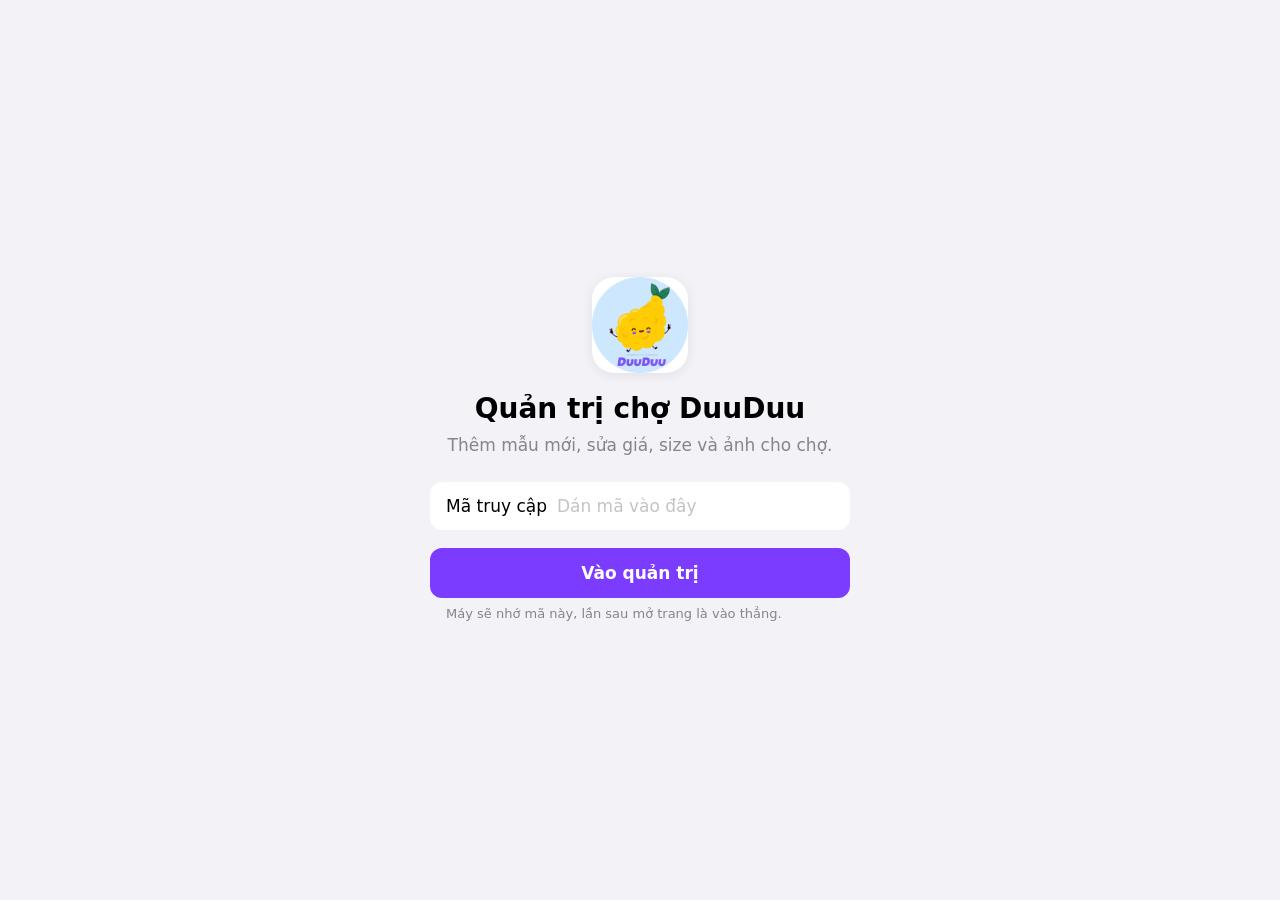
<file: quan-tri.html>
<!doctype html>
<html lang="vi">
<head>
<meta charset="utf-8">
<meta name="viewport" content="width=device-width,initial-scale=1,viewport-fit=cover">
<meta name="robots" content="noindex,nofollow">
<meta name="theme-color" content="#F2F2F7" media="(prefers-color-scheme: light)">
<meta name="theme-color" content="#000000" media="(prefers-color-scheme: dark)">
<meta name="apple-mobile-web-app-capable" content="yes">
<meta name="apple-mobile-web-app-title" content="Quản trị">
<title>Quản trị chợ DuuDuu</title>
<link rel="icon" type="image/png" href="anh/logo-64.png">
<link rel="apple-touch-icon" href="anh/logo-180.png">
<link rel="stylesheet" href="src/quan-tri.css">
</head>
<body>

<!-- Đăng nhập: dán mã truy cập GitHub một lần, máy tự nhớ -->
<main id="vao" class="vao" hidden>
  <form id="vaoForm" novalidate>
    <img class="vaoLogo" src="anh/logo.png" alt="">
    <h1>Quản trị chợ DuuDuu</h1>
    <p class="vaoMo">Thêm mẫu mới, sửa giá, size và ảnh cho chợ.</p>
    <div class="nhom">
      <label class="o"><span>Mã truy cập</span>
        <input id="vaoToken" type="password" autocomplete="off" autocapitalize="off" spellcheck="false" placeholder="Dán mã vào đây">
      </label>
    </div>
    <p class="loi" id="vaoLoi" role="alert" hidden></p>
    <button class="nutLon" type="submit" id="vaoNut">Vào quản trị</button>
    <p class="chuChan">Máy sẽ nhớ mã này, lần sau mở trang là vào thẳng.</p>
  </form>
</main>

<!-- Trang chính -->
<div id="chinh" hidden>
  <header class="nav">
    <a class="navNut" href="./" target="_blank" rel="noopener">Mở chợ</a>
    <span class="navT" id="navT" aria-hidden="true">Mẫu</span>
    <span class="navPhai">
      <button class="navNut dam" id="themMau" type="button"><svg width="20" height="20" viewBox="0 0 24 24" fill="none" stroke="currentColor" stroke-width="2.6" stroke-linecap="round" aria-hidden="true"><path d="M12 5v14M5 12h14"/></svg>Thêm</button>
      <button class="navNut dam" id="luuCai" type="button" hidden disabled>Lưu</button>
    </span>
  </header>

  <div class="noi">
    <h1 class="lon" id="tieuDe">Mẫu</h1>

    <section role="tabpanel" id="tpMau" aria-labelledby="tbMau">
      <label class="tim"><svg width="17" height="17" viewBox="0 0 24 24" fill="none" stroke="currentColor" stroke-width="2.4" stroke-linecap="round" aria-hidden="true"><circle cx="11" cy="11" r="7"/><path d="M20 20l-4-4"/></svg>
        <input id="tim" type="search" placeholder="Tìm mã hoặc tên mẫu" aria-label="Tìm mẫu" enterkeyhint="search"></label>
      <div class="loc" id="loc" role="group" aria-label="Lọc theo khu"></div>
      <ul class="nhom ds" id="ds"></ul>
      <p class="trong" id="dsTrong" hidden>Không có mẫu nào khớp.</p>
    </section>

    <section role="tabpanel" id="tpKhu" aria-labelledby="tbKhu" hidden>
      <ul class="nhom ds dsKhu" id="dsKhu"></ul>
      <ul class="nhom"><li><button type="button" class="dongThem" id="themKhu"><i class="cong" aria-hidden="true"></i>Thêm khu</button></li></ul>
      <p class="chuChan">Khu xếp theo thứ tự khách đi dạo trong chợ. Chạm vào một khu để sửa tên, màu, vị trí, và chọn mẫu nào nằm trong khu.</p>
    </section>

    <section role="tabpanel" id="tpCai" aria-labelledby="tbCai" hidden>
      <h2 class="dauNhom">Đơn hàng</h2>
      <div class="nhom">
        <label class="o"><span>Số Zalo nhận đơn</span><input id="caiZalo" type="tel" inputmode="tel"></label>
        <label class="o"><span>Đi đơn từ</span><input id="caiToiThieu" type="number" inputmode="numeric" min="1"><em>bộ</em></label>
      </div>

      <h2 class="dauNhom">Phí ship dự kiến</h2>
      <ul class="nhom" id="dsShip"></ul>
      <ul class="nhom"><li><button type="button" class="dongThem" data-them="ship"><i class="cong" aria-hidden="true"></i>Thêm mốc ship</button></li></ul>

      <h2 class="dauNhom">Tiền cọc</h2>
      <ul class="nhom" id="dsCoc"></ul>
      <ul class="nhom"><li><button type="button" class="dongThem" data-them="coc"><i class="cong" aria-hidden="true"></i>Thêm mốc cọc</button></li></ul>

      <h2 class="dauNhom">Xem thử</h2>
      <div class="nhom">
        <label class="o bat"><span>Lặp lại mẫu cho chợ trông đầy hàng</span><input type="checkbox" role="switch" id="caiThu"></label>
        <label class="o"><span>Cho đủ</span><input id="caiThuSo" type="number" inputmode="numeric" min="1"><em>mẫu</em></label>
      </div>
      <p class="chuChan">Tắt đi khi đã nhập đủ hàng thật. Sửa xong bấm <b>Lưu</b> ở góc trên.</p>

      <div class="nhom cachTren"><button type="button" class="dongDo" id="dangXuat">Đăng xuất khỏi máy này</button></div>
      <p class="chuChan" id="caiKho"></p>
    </section>
  </div>

  <nav class="tabbar" role="tablist" aria-label="Mục quản trị">
    <button role="tab" id="tbMau" aria-controls="tpMau" aria-selected="true"><svg viewBox="0 0 28 28" aria-hidden="true"><path d="M10 4.5L4 7.5l2 5 2.5-1.2V23.5h11V11.3L22 12.5l2-5-6-3a4 4 0 0 1-8 0z" fill="currentColor"/></svg>Mẫu</button>
    <button role="tab" id="tbKhu" aria-controls="tpKhu" aria-selected="false"><svg viewBox="0 0 28 28" aria-hidden="true"><rect x="4" y="4" width="8.5" height="8.5" rx="2.2" fill="currentColor"/><rect x="15.5" y="4" width="8.5" height="8.5" rx="2.2" fill="currentColor"/><rect x="4" y="15.5" width="8.5" height="8.5" rx="2.2" fill="currentColor"/><rect x="15.5" y="15.5" width="8.5" height="8.5" rx="2.2" fill="currentColor"/></svg>Khu</button>
    <button role="tab" id="tbCai" aria-controls="tpCai" aria-selected="false"><svg viewBox="0 0 28 28" aria-hidden="true"><path fill="currentColor" fill-rule="evenodd" d="M12.3 3h3.4l.6 3a8.5 8.5 0 0 1 2.3 1.3l2.9-1 1.7 3-2.3 2a8.5 8.5 0 0 1 0 2.6l2.3 2-1.7 3-2.9-1a8.5 8.5 0 0 1-2.3 1.3l-.6 3h-3.4l-.6-3a8.5 8.5 0 0 1-2.3-1.3l-2.9 1-1.7-3 2.3-2a8.5 8.5 0 0 1 0-2.6l-2.3-2 1.7-3 2.9 1A8.5 8.5 0 0 1 11.7 6zM14 10.5a3.5 3.5 0 1 0 0 7 3.5 3.5 0 0 0 0-7z"/></svg>Cài đặt</button>
  </nav>
</div>

<!-- Sửa một mẫu -->
<div class="man" id="suaWrap" hidden>
  <section class="sua" role="dialog" aria-modal="true" aria-labelledby="suaT">
    <header class="nav suaH">
      <button class="navNut" id="suaDong" type="button">Huỷ</button>
      <h2 class="navT hien" id="suaT">Sửa mẫu</h2>
      <span class="navPhai"><button class="navNut dam" id="luuMau" type="button">Lưu</button></span>
    </header>
    <div class="suaB">
      <h3 class="dauNhom">Ảnh</h3>
      <div class="nhom anhW"><ul class="anhs" id="anhs"></ul></div>
      <p class="chuChan">Ảnh số 1 được treo lên sạp, nên chọn ảnh trải sàn rõ đồ nhất. Dùng mũi tên để đổi thứ tự.</p>
      <input type="file" id="anhFile" accept="image/*" multiple hidden>

      <h3 class="dauNhom">Ảnh treo sào (đã tách nền)</h3>
      <div class="nhom">
        <div class="treoXem" id="treoXem" hidden><span class="sao" aria-hidden="true"></span><img id="treoImg" alt="Ảnh bộ đồ treo trên sào"></div>
        <button type="button" class="dongThem" id="chepLenh"><i class="buoc" aria-hidden="true">1</i><span id="chepT">Chép câu lệnh tách nền</span></button>
        <a class="dongThem" href="https://chatgpt.com/" target="_blank" rel="noopener"><i class="buoc" aria-hidden="true">2</i>Mở ChatGPT, gửi ảnh + câu lệnh</a>
        <button type="button" class="dongThem" id="treoChon"><i class="buoc" aria-hidden="true">3</i><span id="treoChonT">Chọn ảnh ChatGPT trả về</span></button>
        <button type="button" class="dongDo" id="treoBo" hidden>Bỏ ảnh treo sào</button>
        <p class="lenh" id="lenhChu" hidden>Từ ảnh mình gửi, hãy tạo ảnh PNG nền trong suốt của riêng bộ quần áo trẻ em trong ảnh, để treo lên móc trong cửa hàng online.
Yêu cầu:
- Giữ đúng 100% bộ đồ gốc: màu sắc, hoạ tiết, chất vải, cúc, nơ, cổ áo, đường may. Không thêm, không bớt, không đổi kiểu.
- Chỉ lấy quần áo. Bỏ hết nền, sàn, gấu bông, giày, phụ kiện, tay người, chữ, logo, watermark.
- Xếp bộ đồ thẳng, nhìn chính diện, phẳng như đang treo trên móc: áo ở trên, quần hoặc váy ngay bên dưới, ở chính giữa ảnh. Không vẽ móc treo, không có người mặc.
- Nền trong suốt thật (PNG có kênh alpha), không phải nền trắng hay ô caro. Không đổ bóng.
- Ảnh dọc, bộ đồ chiếm gần hết khung, chừa lề mỏng.
- Ánh sáng đều, màu tự nhiên như ảnh thật, sắc nét.</p>
      </div>
      <input type="file" id="treoFile" accept="image/png,image/webp,image/*" hidden>
      <p class="chuChan">Không bắt buộc, chưa có ảnh thì chợ tự vẽ bộ đồ theo màu ảnh mẫu. Ở bước 2 gửi <b>ảnh trải sàn rõ đồ nhất</b>. Ảnh chưa ưng thì nhắn ChatGPT sửa tiếp. <button type="button" class="lienKet" id="xemLenh">Xem câu lệnh</button></p>

      <div class="nhom cachTren">
        <label class="o"><span>Mã mẫu</span><input id="fMa" autocapitalize="characters" spellcheck="false" placeholder="VD: YN-A50"></label>
        <label class="o"><span>Tên trên sạp</span><input id="fTen" placeholder="VD: Set len cổ bèo"></label>
        <label class="o chon"><span>Khu</span><select id="fKhu"></select></label>
      </div>

      <h3 class="dauNhom">Đoạn chữ đã đăng Zalo</h3>
      <div class="nhom">
        <label class="o vb"><textarea id="fChu" rows="5" placeholder="Dán nguyên đoạn chữ, có giá và size, VD: … 10-25kg 99k" aria-label="Đoạn chữ đã đăng Zalo"></textarea></label>
        <div class="doc" id="fDoc" aria-live="polite"></div>
      </div>

      <details class="nhom tay" id="fTayW">
        <summary>Chợ đọc sai? Sửa tay</summary>
        <label class="o"><span>Giá</span><input id="fGia" type="number" inputmode="numeric" min="0" placeholder="Tự đọc"><em>k</em></label>
        <label class="o"><span>Size từ</span><input id="fTu" type="number" inputmode="numeric" min="1" placeholder="Tự đọc"><em>kg</em></label>
        <label class="o"><span>Size đến</span><input id="fDen" type="number" inputmode="numeric" min="1" placeholder="Tự đọc"><em>kg</em></label>
        <label class="o"><span>Hết size</span><input id="fThieu" inputmode="numeric" placeholder="VD: 18-19"><em>kg</em></label>
      </details>
      <p class="chuChan">Để trống thì chợ tự đọc từ đoạn chữ.</p>

      <h3 class="dauNhom">Màu cho khách chọn</h3>
      <ul class="nhom" id="dsMau"></ul>
      <ul class="nhom"><li><button type="button" class="dongThem" id="themMauSac"><i class="cong" aria-hidden="true"></i>Thêm màu</button></li></ul>
      <p class="chuChan">Không bắt buộc. Chọn ảnh của màu đó để khách bấm màu là thấy ảnh.</p>

      <h3 class="dauNhom">Tình trạng</h3>
      <div class="nhom">
        <label class="o bat"><span>Hết hàng<small>Vẫn treo trên sạp, khách không đặt được</small></span><input type="checkbox" role="switch" id="fHet"></label>
        <label class="o bat"><span>Ẩn khỏi chợ<small>Khách không thấy mẫu này nữa</small></span><input type="checkbox" role="switch" id="fAn"></label>
      </div>

      <p class="chuChan" id="fNgay"></p>

      <div class="nhom cachTren" id="xoaW"><button type="button" class="dongDo" id="xoaMau">Xoá mẫu</button></div>
    </div>
  </section>
</div>

<!-- Sửa một khu -->
<div class="man" id="khuWrap" hidden>
  <section class="sua" role="dialog" aria-modal="true" aria-labelledby="kT">
    <header class="nav suaH">
      <button class="navNut" id="kHuy" type="button">Huỷ</button>
      <h2 class="navT hien" id="kT">Khu</h2>
      <span class="navPhai"><button class="navNut dam" id="kLuu" type="button">Lưu</button></span>
    </header>
    <div class="suaB">
      <div class="nhom cachTren">
        <label class="o"><span>Tên khu</span><input id="kTen" placeholder="VD: Hàng mới về"></label>
        <label class="o"><span>Màu khối trưng</span><span class="gian"></span><input type="color" class="mau" id="kMau"></label>
        <label class="o chon"><span>Vị trí trong chợ</span><select id="kViTri"></select></label>
      </div>

      <h3 class="dauNhom" id="kDsT">Mẫu trong khu</h3>
      <ul class="nhom" id="kDs"></ul>
      <ul class="nhom"><li><button type="button" class="dongThem" id="kThem"><i class="cong" aria-hidden="true"></i>Thêm mẫu vào khu này</button></li></ul>
      <p class="chuChan">Mẫu ở trên được trưng trước. Dùng mũi tên để đổi thứ tự. Muốn chuyển một mẫu sang khu khác, chạm tên khu ở cuối dòng của mẫu đó rồi chọn khu mới.</p>

      <div class="nhom cachTren" id="kXoaW"><button type="button" class="dongDo" id="kXoa">Xoá khu</button></div>
      <p class="chuChan" id="kXoaGhi"></p>
    </div>
  </section>
</div>

<!-- Chọn mẫu để thêm vào khu -->
<div class="man" id="chonWrap" hidden>
  <section class="sua" role="dialog" aria-modal="true" aria-labelledby="cT">
    <header class="nav suaH">
      <button class="navNut" id="cHuy" type="button">Huỷ</button>
      <h2 class="navT hien" id="cT">Chọn mẫu</h2>
      <span class="navPhai"><button class="navNut dam" id="cXong" type="button">Thêm</button></span>
    </header>
    <div class="suaB">
      <p class="chuChan cachTren2">Chạm vào các mẫu muốn chuyển vào khu này.</p>
      <ul class="nhom ds" id="cDs"></ul>
      <p class="trong" id="cTrong" hidden>Mọi mẫu đã ở trong khu này.</p>
    </div>
  </section>
</div>

<div class="ban" id="ban" hidden><div class="banH"><span class="xoay" aria-hidden="true"></span><p id="banT">Đang lưu…</p></div></div>
<div class="bao" id="bao" role="status" hidden></div>

<script src="src/quan-tri.js"></script>
</body>
</html>
</file>
<file: src/quan-tri.css>
/* Trang quản trị chợ DuuDuu, theo kiểu ứng dụng iPhone:
   thanh tiêu đề mờ ở trên, tiêu đề lớn, danh sách bo góc theo nhóm, thanh tab ở dưới.
   Chữ hệ thống của máy, màu nhấn là tím DuuDuu, tự đổi sáng/tối theo điện thoại. */
:root{
  --nen:#F2F2F7; --o:#FFFFFF; --o2:rgba(118,118,128,.12); --nav:rgba(249,249,249,.86);
  --chu:#000000; --phu:rgba(60,60,67,.6); --phu3:rgba(60,60,67,.3); --phu2:rgba(60,60,67,.42); --vach:rgba(60,60,67,.29);
  --tint:#7C3CFF; --tint-nen:rgba(124,60,255,.12);
  --do:#FF3B30; --do-nen:rgba(255,59,48,.12); --xanh:#34C759; --xanh-nen:rgba(52,199,89,.14); --cam:#C46A00; --cam-nen:rgba(255,149,0,.16);
  --tat:#E9E9EA; --hud:rgba(28,28,30,.88); --man:rgba(0,0,0,.35);
  --font:-apple-system,BlinkMacSystemFont,'SF Pro Text','Helvetica Neue',system-ui,Roboto,'Segoe UI',sans-serif;
  --tabH:calc(50px + env(safe-area-inset-bottom,0px));
  color-scheme:light;
}
@media (prefers-color-scheme:dark){:root{
  --nen:#000000; --o:#1C1C1E; --o2:rgba(118,118,128,.24); --nav:rgba(22,22,23,.86);
  --chu:#FFFFFF; --phu:rgba(235,235,245,.6); --phu3:rgba(235,235,245,.3); --phu2:rgba(235,235,245,.4); --vach:rgba(84,84,88,.6);
  --tint:#A98BFF; --tint-nen:rgba(169,139,255,.2);
  --do:#FF453A; --do-nen:rgba(255,69,58,.2); --xanh:#30D158; --xanh-nen:rgba(48,209,88,.2); --cam:#FFB340; --cam-nen:rgba(255,159,10,.2);
  --tat:#39393D; --hud:rgba(44,44,46,.92); --man:rgba(0,0,0,.6);
  color-scheme:dark;
}}
*{box-sizing:border-box}
html{-webkit-text-size-adjust:100%}
body{margin:0;background:var(--nen);color:var(--chu);font-family:var(--font);font-size:17px;line-height:1.3;-webkit-font-smoothing:antialiased;-webkit-tap-highlight-color:transparent}
[hidden]{display:none!important}
button,input,select,textarea{font:inherit;color:inherit;margin:0}
button{border:0;background:none;cursor:pointer;padding:0}
:focus-visible{outline:2px solid var(--tint);outline-offset:2px}
input::placeholder,textarea::placeholder{color:var(--phu3)}
h1,h2,h3{margin:0}

/* ---------- Thanh tiêu đề ---------- */
.nav{position:sticky;top:0;z-index:5;display:grid;grid-template-columns:1fr auto 1fr;align-items:center;gap:8px;
  min-height:calc(44px + env(safe-area-inset-top,0px));padding:env(safe-area-inset-top,0px) max(8px,env(safe-area-inset-right,0px)) 0 max(8px,env(safe-area-inset-left,0px));
  background:var(--nav);-webkit-backdrop-filter:saturate(180%) blur(20px);backdrop-filter:saturate(180%) blur(20px);border-bottom:.5px solid transparent;transition:border-color .2s}
.nav.vien{border-bottom-color:var(--vach)}
.navT{font-size:17px;font-weight:600;text-align:center;white-space:nowrap;overflow:hidden;text-overflow:ellipsis;opacity:0;transition:opacity .2s}
.navT.hien,.nav.vien .navT{opacity:1}
.navPhai{display:flex;justify-content:flex-end}
.navNut{display:inline-flex;align-items:center;gap:3px;min-height:44px;padding:0 8px;color:var(--tint);font-size:17px;text-decoration:none;justify-self:start;white-space:nowrap}
.navNut.dam{font-weight:600}
.navNut:disabled{color:var(--phu3);cursor:default}

/* ---------- Khung trang ---------- */
#chinh{min-height:100vh;min-height:100dvh}
.noi{max-width:720px;margin:0 auto;padding:0 max(16px,env(safe-area-inset-right,0px)) calc(var(--tabH) + 32px) max(16px,env(safe-area-inset-left,0px))}
.lon{font-size:34px;font-weight:700;letter-spacing:.01em;margin:2px 0 12px}

/* Nhóm bo góc kiểu danh sách iPhone */
.nhom{list-style:none;margin:0;padding:0;background:var(--o);border-radius:12px;overflow:hidden}
.nhom>*{position:relative}
.nhom>.treoXem[hidden]+*::before{display:none}
.nhom>*+*::before{content:"";position:absolute;top:0;left:16px;right:0;border-top:.5px solid var(--vach);pointer-events:none;z-index:1}
.nhom+.nhom{margin-top:20px}
.dauNhom{font-size:13px;font-weight:400;text-transform:uppercase;letter-spacing:.02em;color:var(--phu);margin:24px 16px 7px}
.chuChan{font-size:13px;color:var(--phu);margin:7px 16px 0;line-height:1.4}
.chuChan b{font-weight:600;color:var(--chu)}
.cachTren{margin-top:32px!important}

/* Một dòng: nhãn bên trái, ô nhập bên phải */
.o{display:flex;align-items:center;gap:10px;min-height:46px;padding:5px 16px;cursor:text}
.o>span{flex:none;max-width:60%}
.o input,.o select{flex:1;min-width:0;border:0;background:none;outline:none;text-align:right;font-size:17px;color:var(--chu);padding:8px 0}
.o input[type="number"]{-moz-appearance:textfield}
.o input::-webkit-outer-spin-button,.o input::-webkit-inner-spin-button{-webkit-appearance:none;margin:0}
.o em{font-style:normal;color:var(--phu);flex:none}
.o input:focus{color:var(--tint)}
.o.chon{cursor:pointer}
.o.chon select{-webkit-appearance:none;appearance:none;color:var(--phu);cursor:pointer;padding-right:18px;
  background:url("data:image/svg+xml,%3Csvg xmlns='http://www.w3.org/2000/svg' width='10' height='16' viewBox='0 0 10 16'%3E%3Cpath d='M1.5 6 5 2.5 8.5 6M1.5 10 5 13.5 8.5 10' fill='none' stroke='%238E8E93' stroke-width='1.8' stroke-linecap='round' stroke-linejoin='round'/%3E%3C/svg%3E") right center/10px 16px no-repeat}
.o.chon select option{color:#000}
.o.vb{padding:0}
.o.vb textarea{width:100%;min-height:128px;border:0;background:none;outline:none;resize:vertical;padding:12px 16px;font-size:17px;line-height:1.4;color:var(--chu)}

/* Công tắc bật/tắt */
.o.bat{cursor:pointer;padding-top:9px;padding-bottom:9px}
.o.bat>span{flex:1;max-width:none}
.o.bat small{display:block;font-size:13px;color:var(--phu);margin-top:2px}
.o.bat input{flex:none;-webkit-appearance:none;appearance:none;width:51px;height:31px;border-radius:16px;background:var(--tat);position:relative;cursor:pointer;transition:background .2s;padding:0}
.o.bat input::before{content:"";position:absolute;top:2px;left:2px;width:27px;height:27px;border-radius:50%;background:#fff;box-shadow:0 3px 8px rgba(0,0,0,.15),0 1px 1px rgba(0,0,0,.16);transition:transform .2s}
.o.bat input:checked{background:var(--xanh)}
.o.bat input:checked::before{transform:translateX(20px)}
.o.bat input:disabled{opacity:.5}

/* Dòng thêm (dấu cộng xanh) và dòng xoá (chữ đỏ) */
.dongThem{display:flex;align-items:center;gap:12px;width:100%;min-height:46px;padding:0 16px;color:var(--tint);font-size:17px;text-align:left}
.cong,.tru{width:22px;height:22px;border-radius:50%;flex:none;position:relative;display:inline-block}
.cong{background:var(--xanh)}
.tru{background:var(--do)}
.cong::before,.cong::after,.tru::before{content:"";position:absolute;left:50%;top:50%;width:11px;height:2.2px;border-radius:1px;background:#fff;transform:translate(-50%,-50%)}
.cong::after{transform:translate(-50%,-50%) rotate(90deg)}
.dongDo{display:block;width:100%;min-height:46px;padding:0 16px;color:var(--do);font-size:17px;text-align:center}

/* ---------- Đăng nhập ---------- */
.vao{min-height:100vh;min-height:100dvh;display:flex;align-items:center;justify-content:center;padding:calc(env(safe-area-inset-top,0px) + 32px) max(16px,env(safe-area-inset-right,0px)) calc(env(safe-area-inset-bottom,0px) + 32px) max(16px,env(safe-area-inset-left,0px))}
.vao form{width:100%;max-width:420px;display:flex;flex-direction:column}
.vaoLogo{width:96px;height:96px;border-radius:22px;align-self:center;object-fit:contain;background:var(--o);box-shadow:0 2px 12px rgba(0,0,0,.08)}
.vao h1{font-size:28px;font-weight:700;text-align:center;margin-top:18px}
.vaoMo{text-align:center;color:var(--phu);margin:6px 0 26px}
.vao .o>span{min-width:96px}
.vao .o input{text-align:left}
.nutLon{margin-top:18px;min-height:50px;border-radius:12px;background:var(--tint);color:#fff;font-size:17px;font-weight:600}
.nutLon:active{opacity:.8}
.loi{margin:10px 16px 0;color:var(--do);font-size:15px}

/* ---------- Mẫu ---------- */
.tim{display:flex;align-items:center;gap:6px;height:38px;padding:0 10px;border-radius:10px;background:var(--o2);color:var(--phu)}
.tim input{flex:1;min-width:0;border:0;background:none;outline:none;font-size:17px;color:var(--chu);height:100%}
.tim input::-webkit-search-cancel-button{-webkit-appearance:none}
.loc{display:flex;gap:8px;overflow-x:auto;padding:12px 0;margin:0 -16px;padding-left:16px;padding-right:16px;scrollbar-width:none}
.loc::-webkit-scrollbar{display:none}
.loc button{flex:none;display:inline-flex;align-items:center;gap:6px;height:34px;padding:0 14px;border-radius:17px;background:var(--o);font-size:15px;white-space:nowrap}
.loc button i{width:9px;height:9px;border-radius:50%}
.loc button[aria-pressed="true"]{background:var(--tint);color:#fff}
.ds>li+li::before{left:84px}
.ds button{display:flex;align-items:center;gap:12px;width:100%;padding:10px 12px 10px 16px;text-align:left}
.ds button:active{background:var(--o2)}
.ds .an .dsC{opacity:.5}
.anhNho,.anhGia{width:56px;height:56px;border-radius:9px;flex:none}
.anhNho{object-fit:cover;background:var(--o2)}
.anhGia{display:flex;align-items:center;justify-content:center;text-align:center;padding:3px;font-size:11px;font-weight:700;line-height:1.1;word-break:break-all}
.dsC{flex:1;min-width:0;display:flex;flex-direction:column;gap:2px}
.dsC b{font-size:17px;font-weight:600;white-space:nowrap;overflow:hidden;text-overflow:ellipsis}
.dsC .ma{font-size:14px;color:var(--phu);white-space:nowrap;overflow:hidden;text-overflow:ellipsis}
.dsC .tt{font-size:15px}
.dsC .gia{color:var(--tint);font-weight:600}
.dsC .gia.chua{color:var(--do);font-weight:400}
.dsC .ngay{font-size:12px;color:var(--phu2);font-style:italic}
.dsC .nhans{display:flex;flex-wrap:wrap;gap:4px;margin-top:3px}
.mui{width:8px;height:8px;border-top:2px solid var(--phu3);border-right:2px solid var(--phu3);transform:rotate(45deg);flex:none;margin-left:2px}
.nhan{display:inline-block;font-size:12px;font-weight:600;padding:2px 7px;border-radius:6px;background:var(--o2);color:var(--phu)}
.nhan.do{background:var(--do-nen);color:var(--do)}
.nhan.vang{background:var(--cam-nen);color:var(--cam)}
.nhan.ok{background:var(--xanh-nen);color:var(--xanh)}
.trong{text-align:center;color:var(--phu);padding:32px 0}

/* ---------- Dòng sửa được: khu, màu, ship, cọc ---------- */
.dong{display:flex;align-items:center;gap:10px;min-height:46px;padding:4px 12px 4px 16px}
.dong input,.dong select{border:0;background:none;outline:none;font-size:17px;color:var(--chu);min-width:0;padding:8px 0}
.dong input:focus{color:var(--tint)}
.dong .gian{flex:1}
.dong .so{width:3.2em;text-align:right}
.dong .dv{color:var(--phu);white-space:nowrap}
.dong .dem{font-size:15px;color:var(--phu);white-space:nowrap}
.dong select{-webkit-appearance:none;appearance:none;text-align:right;color:var(--phu);padding-right:18px;max-width:46%;cursor:pointer;
  background:url("data:image/svg+xml,%3Csvg xmlns='http://www.w3.org/2000/svg' width='10' height='16' viewBox='0 0 10 16'%3E%3Cpath d='M1.5 6 5 2.5 8.5 6M1.5 10 5 13.5 8.5 10' fill='none' stroke='%238E8E93' stroke-width='1.8' stroke-linecap='round' stroke-linejoin='round'/%3E%3C/svg%3E") right center/10px 16px no-repeat}
.dong select option{color:#000}
.boDong{flex:none;width:30px;height:36px;display:inline-flex;align-items:center;justify-content:flex-start}
.mau{flex:none;-webkit-appearance:none;appearance:none;width:28px;height:28px;min-width:28px;max-width:28px;min-height:28px;block-size:28px;overflow:hidden;border-radius:50%;border:0;padding:0;cursor:pointer;background:none;box-shadow:inset 0 0 0 .5px var(--vach)}
.mau::-webkit-color-swatch-wrapper{padding:0}
.mau::-webkit-color-swatch{opacity:0}
.mau::-moz-color-swatch{opacity:0}
.doiCho{flex:none;width:34px;height:34px;border-radius:50%;display:inline-flex;align-items:center;justify-content:center;color:var(--phu)}
.doiCho:active{background:var(--o2)}
.doiCho:disabled{opacity:.25;cursor:default}
#dsKhu>li+li::before,#dsMau>li+li::before,#dsShip>li+li::before,#dsCoc>li+li::before{left:56px}

/* ---------- Khu ---------- */
.cham{width:30px;height:30px;border-radius:50%;flex:none;box-shadow:inset 0 0 0 .5px var(--vach)}
.dsKhu>li+li::before{left:58px}
.anhNho.nho,.anhGia.nho{width:44px;height:44px;border-radius:7px}
.anhGia.nho{font-size:9px}
#kDs>li+li::before,#cDs>li+li::before{left:72px}
.spK{gap:8px;padding-top:7px;padding-bottom:7px}
.spK .dsC b{font-size:15.5px;line-height:1.25;white-space:normal;display:-webkit-box;-webkit-line-clamp:2;-webkit-box-orient:vertical;overflow:hidden}
.spK .dsC .ma{font-size:13px;white-space:normal}
.spK .doiCho{margin:0 -3px}
.spK.di .dsC b,.spK.di img,.spK.di .anhGia{opacity:.45}
.spK.di .dsC .ma{color:var(--cam)}
.spK .doiCho{width:30px;height:30px}
.dong select.chuyen{flex:none;max-width:104px;font-size:15px;color:var(--tint);padding:6px 16px 6px 0;text-overflow:ellipsis;white-space:nowrap;overflow:hidden;
  background-image:url("data:image/svg+xml,%3Csvg xmlns='http://www.w3.org/2000/svg' width='10' height='16' viewBox='0 0 10 16'%3E%3Cpath d='M1.5 6 5 2.5 8.5 6M1.5 10 5 13.5 8.5 10' fill='none' stroke='%237C3CFF' stroke-width='1.8' stroke-linecap='round' stroke-linejoin='round'/%3E%3C/svg%3E")}
.trongK{padding:14px 16px;color:var(--phu);font-size:15px}
.o .gian{flex:1}
.o input.mau{flex:none;padding:0}
.dongDo:disabled{color:var(--phu3);cursor:default}
.tick{width:24px;height:24px;border-radius:50%;flex:none;box-shadow:inset 0 0 0 1.5px var(--phu3);position:relative}
[aria-pressed="true"]>.tick{background:var(--tint);box-shadow:none}
[aria-pressed="true"]>.tick::after{content:"";position:absolute;left:8px;top:4px;width:6px;height:11px;border:solid #fff;border-width:0 2.4px 2.4px 0;transform:rotate(45deg)}
.cachTren2{margin:16px 16px 8px}

/* ---------- Màn sửa mẫu ---------- */
.treoXem{position:relative;height:150px;display:flex;align-items:flex-start;justify-content:center;overflow:hidden;
  background:linear-gradient(#FBF3E0,#F3E6CC);color:#6B5A3A}
.treoXem .sao{position:absolute;left:10%;right:10%;top:16px;height:6px;border-radius:3px;background:linear-gradient(#F3D27A,#C99A3A);box-shadow:0 2px 3px rgba(0,0,0,.15)}
.treoXem img{position:relative;margin-top:22px;max-width:70%;max-height:118px;object-fit:contain;filter:drop-shadow(0 6px 8px rgba(60,40,10,.22))}
.treoXem[hidden]{display:none}
.lenh{margin:0;padding:12px 16px;font-size:14px;line-height:1.45;white-space:pre-line}
.lenh[hidden]{display:none}
.buoc{width:22px;height:22px;border-radius:50%;flex:none;display:inline-flex;align-items:center;justify-content:center;background:var(--tint);color:#fff;font-size:13px;font-weight:700;font-style:normal}
a.dongThem{text-decoration:none}
.lienKet{color:var(--tint);font-size:inherit;padding:0}

.man{position:fixed;inset:0;z-index:10;background:var(--man);display:flex;justify-content:center;align-items:stretch}
.sua{background:var(--nen);width:100%;display:flex;flex-direction:column;height:100%;height:100dvh;animation:len .3s cubic-bezier(.2,.8,.2,1)}
@keyframes len{from{transform:translateY(40px);opacity:.4}to{transform:none;opacity:1}}
@media (prefers-reduced-motion:reduce){.sua{animation:none}}
@media (min-width:700px){.man{align-items:center;padding:24px}.sua{max-width:620px;height:auto;max-height:calc(100dvh - 48px);border-radius:14px;overflow:hidden}.suaH{padding-top:0;min-height:52px}}
.suaH{position:static;flex:none;border-bottom-color:var(--vach)}
.suaH .navT{margin:0}
.suaB{flex:1;overflow-y:auto;padding:0 max(16px,env(safe-area-inset-right,0px)) calc(env(safe-area-inset-bottom,0px) + 40px) max(16px,env(safe-area-inset-left,0px));-webkit-overflow-scrolling:touch;overscroll-behavior:contain}

.anhW{padding:12px}
.anhs{list-style:none;margin:0;padding:0;display:grid;grid-template-columns:repeat(auto-fill,minmax(98px,1fr));gap:10px}
.anhs li{position:relative;border-radius:10px;overflow:hidden;background:var(--o2);aspect-ratio:3/4}
.anhs li::before{display:none}
.anhs img{width:100%;height:100%;object-fit:cover;display:block}
.anhs .so{position:absolute;left:6px;top:6px;min-width:22px;height:22px;padding:0 7px;border-radius:11px;background:rgba(0,0,0,.55);color:#fff;font-size:12px;font-weight:600;display:flex;align-items:center;justify-content:center;-webkit-backdrop-filter:blur(8px);backdrop-filter:blur(8px)}
.anhs .so.sap{background:var(--tint)}
.anhs .moi{position:absolute;right:6px;top:6px;font-size:11px;font-weight:600;padding:2px 7px;border-radius:9px;background:var(--xanh);color:#fff}
.anhs .nuts{position:absolute;left:0;right:0;bottom:0;display:flex;justify-content:space-between;padding:6px}
.anhs .nuts button{width:30px;height:30px;border-radius:50%;background:rgba(255,255,255,.9);color:#000;display:inline-flex;align-items:center;justify-content:center;box-shadow:0 1px 4px rgba(0,0,0,.2)}
.anhs .nuts button.xoaI{color:#FF3B30}
.anhs .nuts button:disabled{visibility:hidden}
.anhs .themA{display:flex;flex-direction:column;align-items:center;justify-content:center;gap:6px;width:100%;height:100%;border-radius:10px;color:var(--tint);font-size:15px;font-weight:500;background:var(--tint-nen)}
.anhs .themA svg{width:30px;height:30px}

.doc{padding:10px 16px 12px;font-size:15px;line-height:1.5}
.doc b{font-weight:600;margin-right:4px}
.doc .nhan{margin:2px 4px 0 0}

details.tay>summary{list-style:none;display:flex;align-items:center;justify-content:space-between;min-height:46px;padding:0 16px;color:var(--tint);cursor:pointer}
details.tay>summary::-webkit-details-marker{display:none}
details.tay>summary::after{content:"";width:8px;height:8px;border-top:2px solid var(--phu3);border-right:2px solid var(--phu3);transform:rotate(135deg);transition:transform .2s;margin-right:4px}
details.tay[open]>summary::after{transform:rotate(-45deg)}
details.tay{margin-top:24px}

/* ---------- Thanh tab ---------- */
.tabbar{position:fixed;left:0;right:0;bottom:0;z-index:5;display:flex;justify-content:center;gap:0;height:var(--tabH);padding:0 max(8px,env(safe-area-inset-right,0px)) env(safe-area-inset-bottom,0px) max(8px,env(safe-area-inset-left,0px));
  background:var(--nav);-webkit-backdrop-filter:saturate(180%) blur(20px);backdrop-filter:saturate(180%) blur(20px);border-top:.5px solid var(--vach)}
.tabbar button{flex:1;max-width:160px;display:flex;flex-direction:column;align-items:center;justify-content:center;gap:2px;font-size:10.5px;font-weight:500;color:var(--phu)}
.tabbar svg{width:27px;height:27px}
.tabbar button[aria-selected="true"]{color:var(--tint)}

/* ---------- Chờ và thông báo ---------- */
.ban{position:fixed;inset:0;z-index:30;display:flex;align-items:center;justify-content:center;background:rgba(0,0,0,.08)}
.banH{min-width:150px;max-width:240px;padding:24px 20px 18px;border-radius:16px;background:var(--hud);color:#fff;text-align:center;-webkit-backdrop-filter:blur(20px);backdrop-filter:blur(20px)}
.banH p{margin:14px 0 0;font-size:15px;font-weight:500}
.xoay{display:inline-block;width:34px;height:34px;border-radius:50%;border:3px solid rgba(255,255,255,.25);border-top-color:#fff;animation:xoay .8s linear infinite}
@keyframes xoay{to{transform:rotate(360deg)}}
@media (prefers-reduced-motion:reduce){.xoay{animation-duration:2.4s}}
.bao{position:fixed;left:50%;top:calc(env(safe-area-inset-top,0px) + 10px);transform:translateX(-50%);z-index:40;width:max-content;max-width:calc(100% - 32px);padding:12px 18px;border-radius:14px;background:var(--hud);color:#fff;font-size:15px;font-weight:500;text-align:center;pointer-events:none;box-shadow:0 8px 24px rgba(0,0,0,.18);-webkit-backdrop-filter:blur(20px);backdrop-filter:blur(20px)}
.bao.loi{background:var(--do)}
</file>
